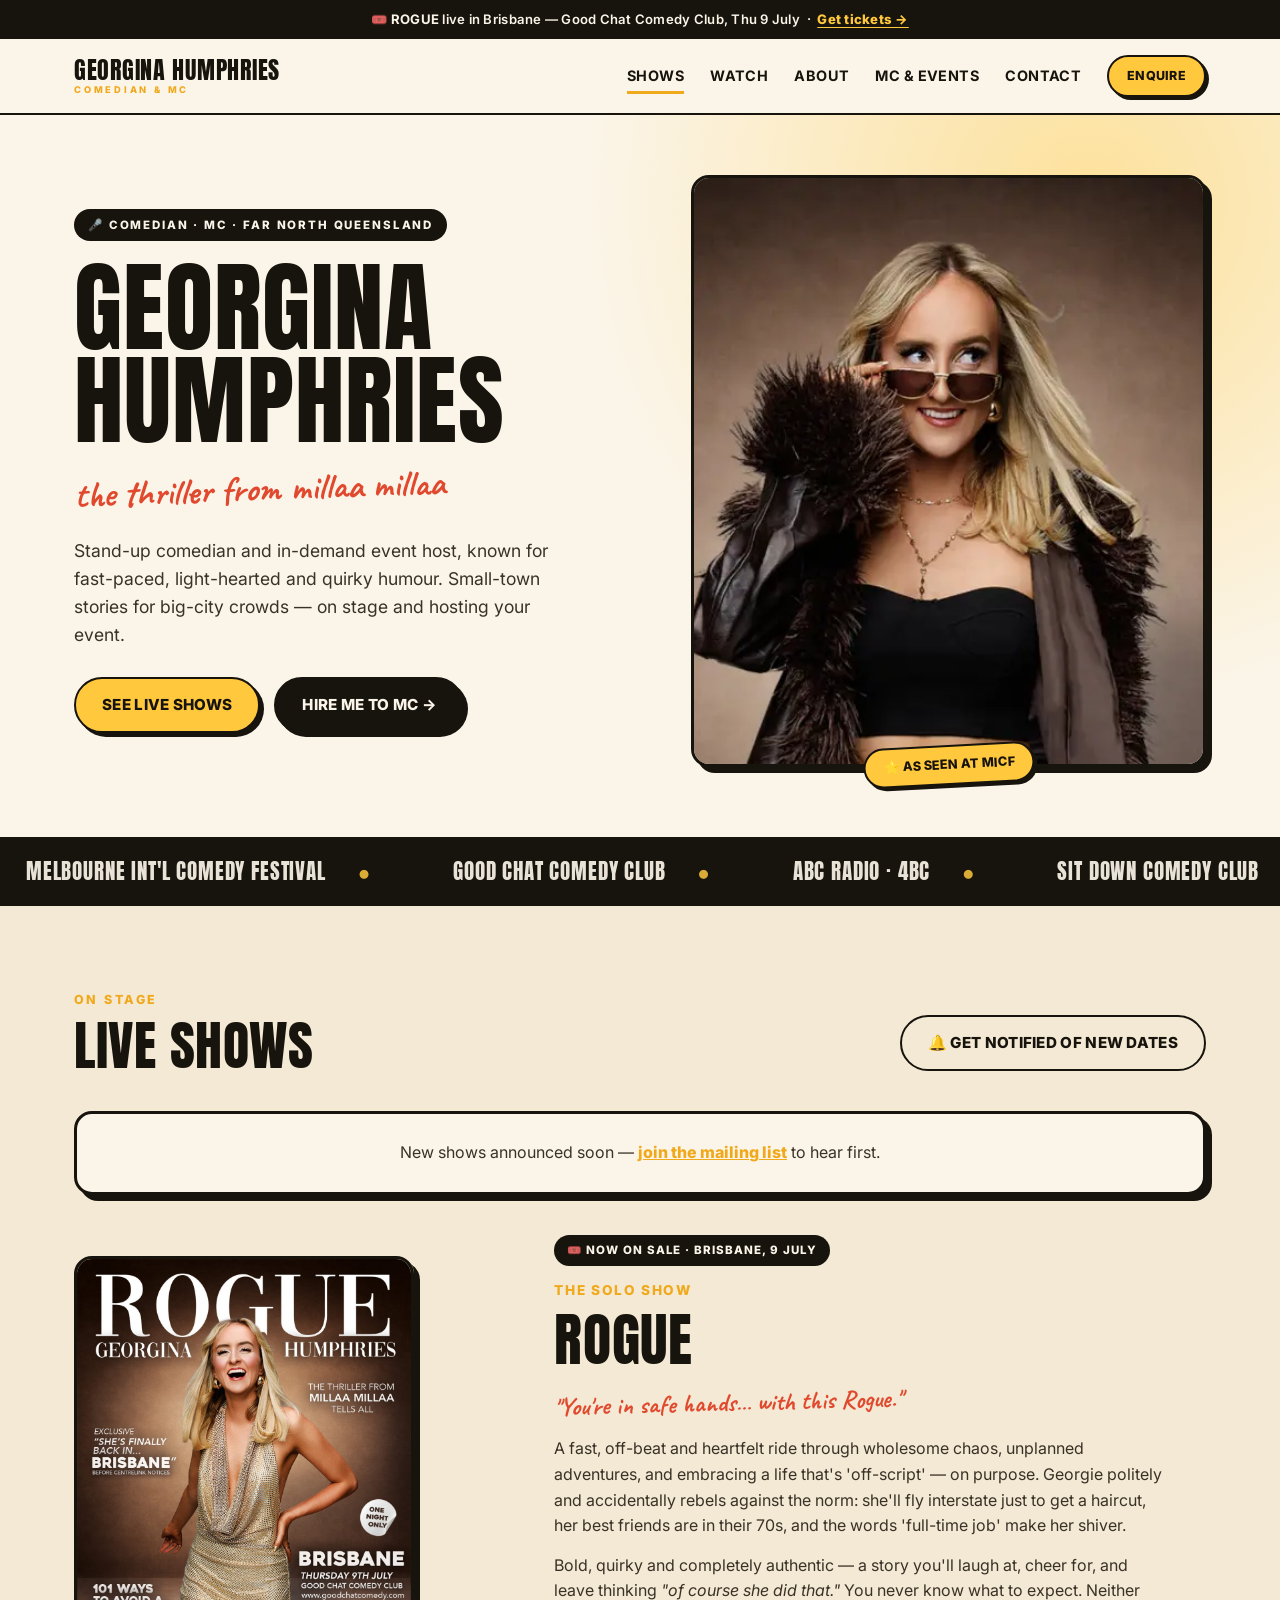
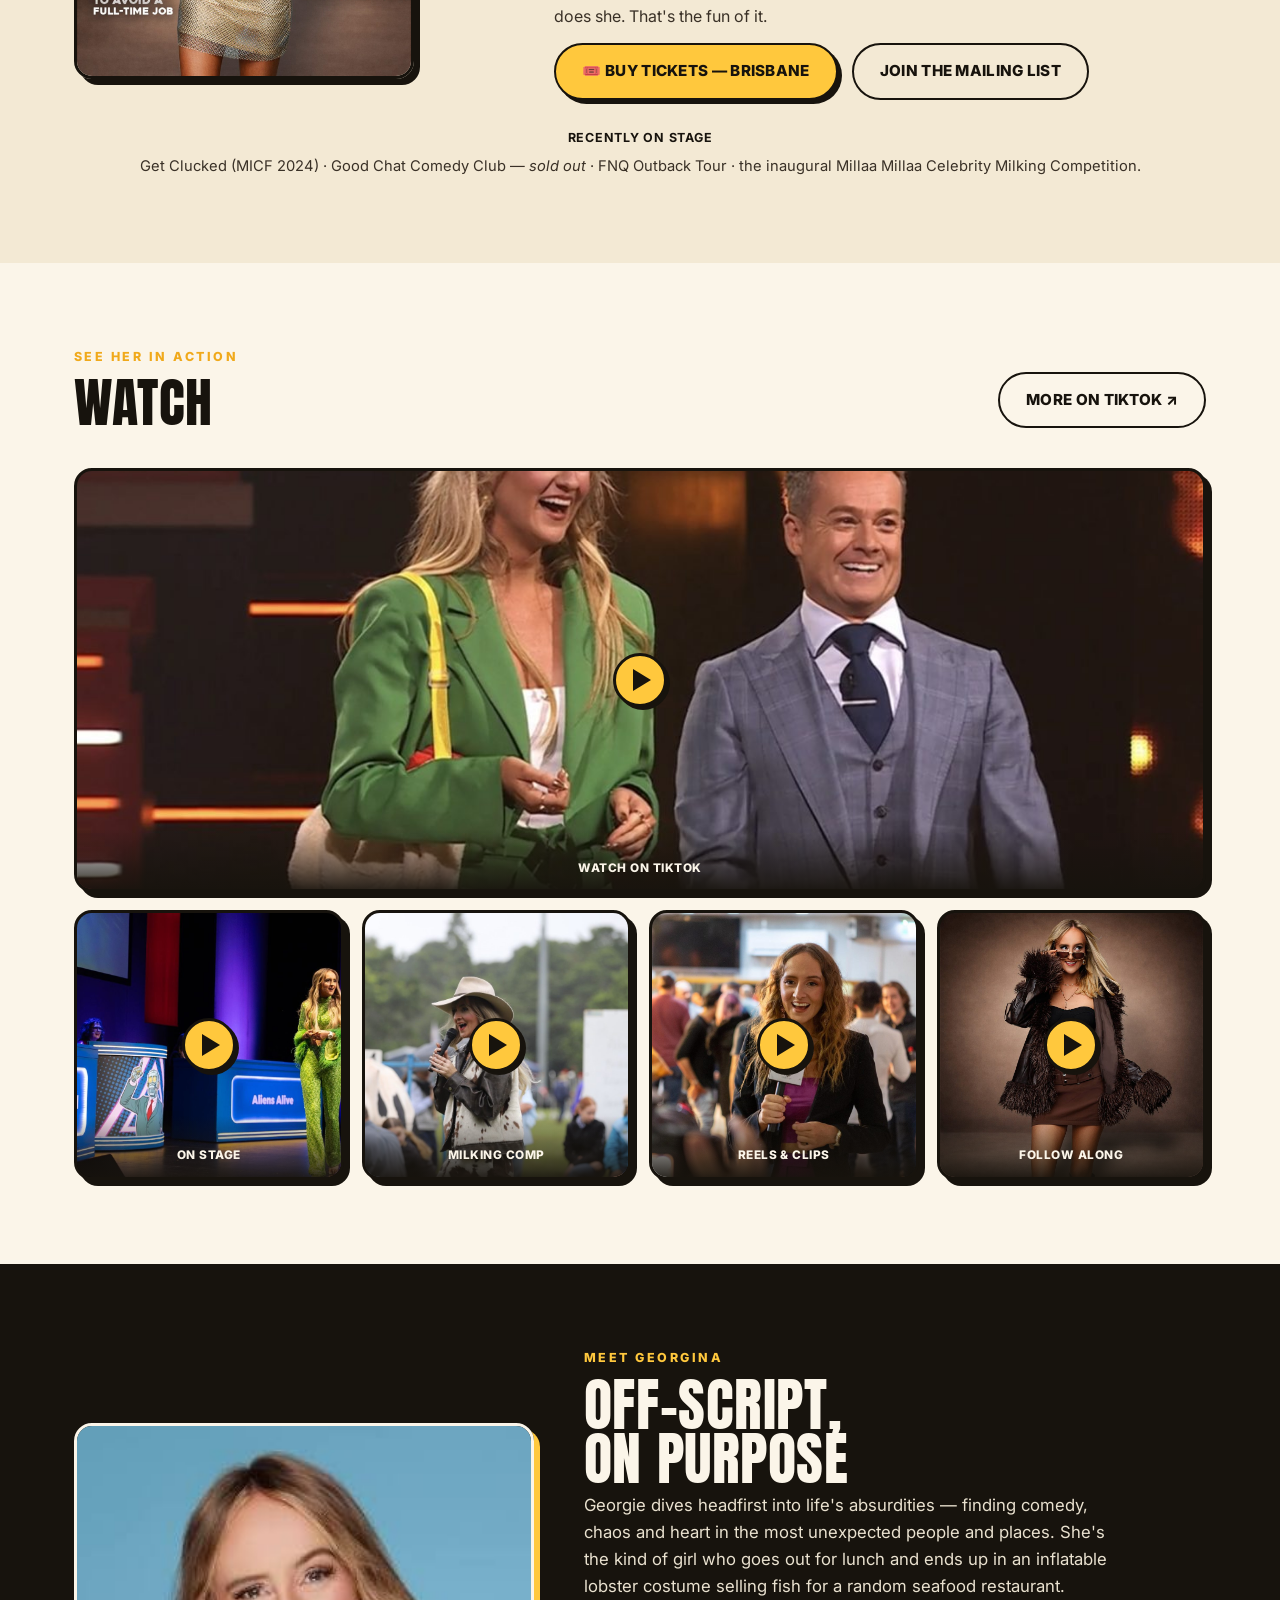
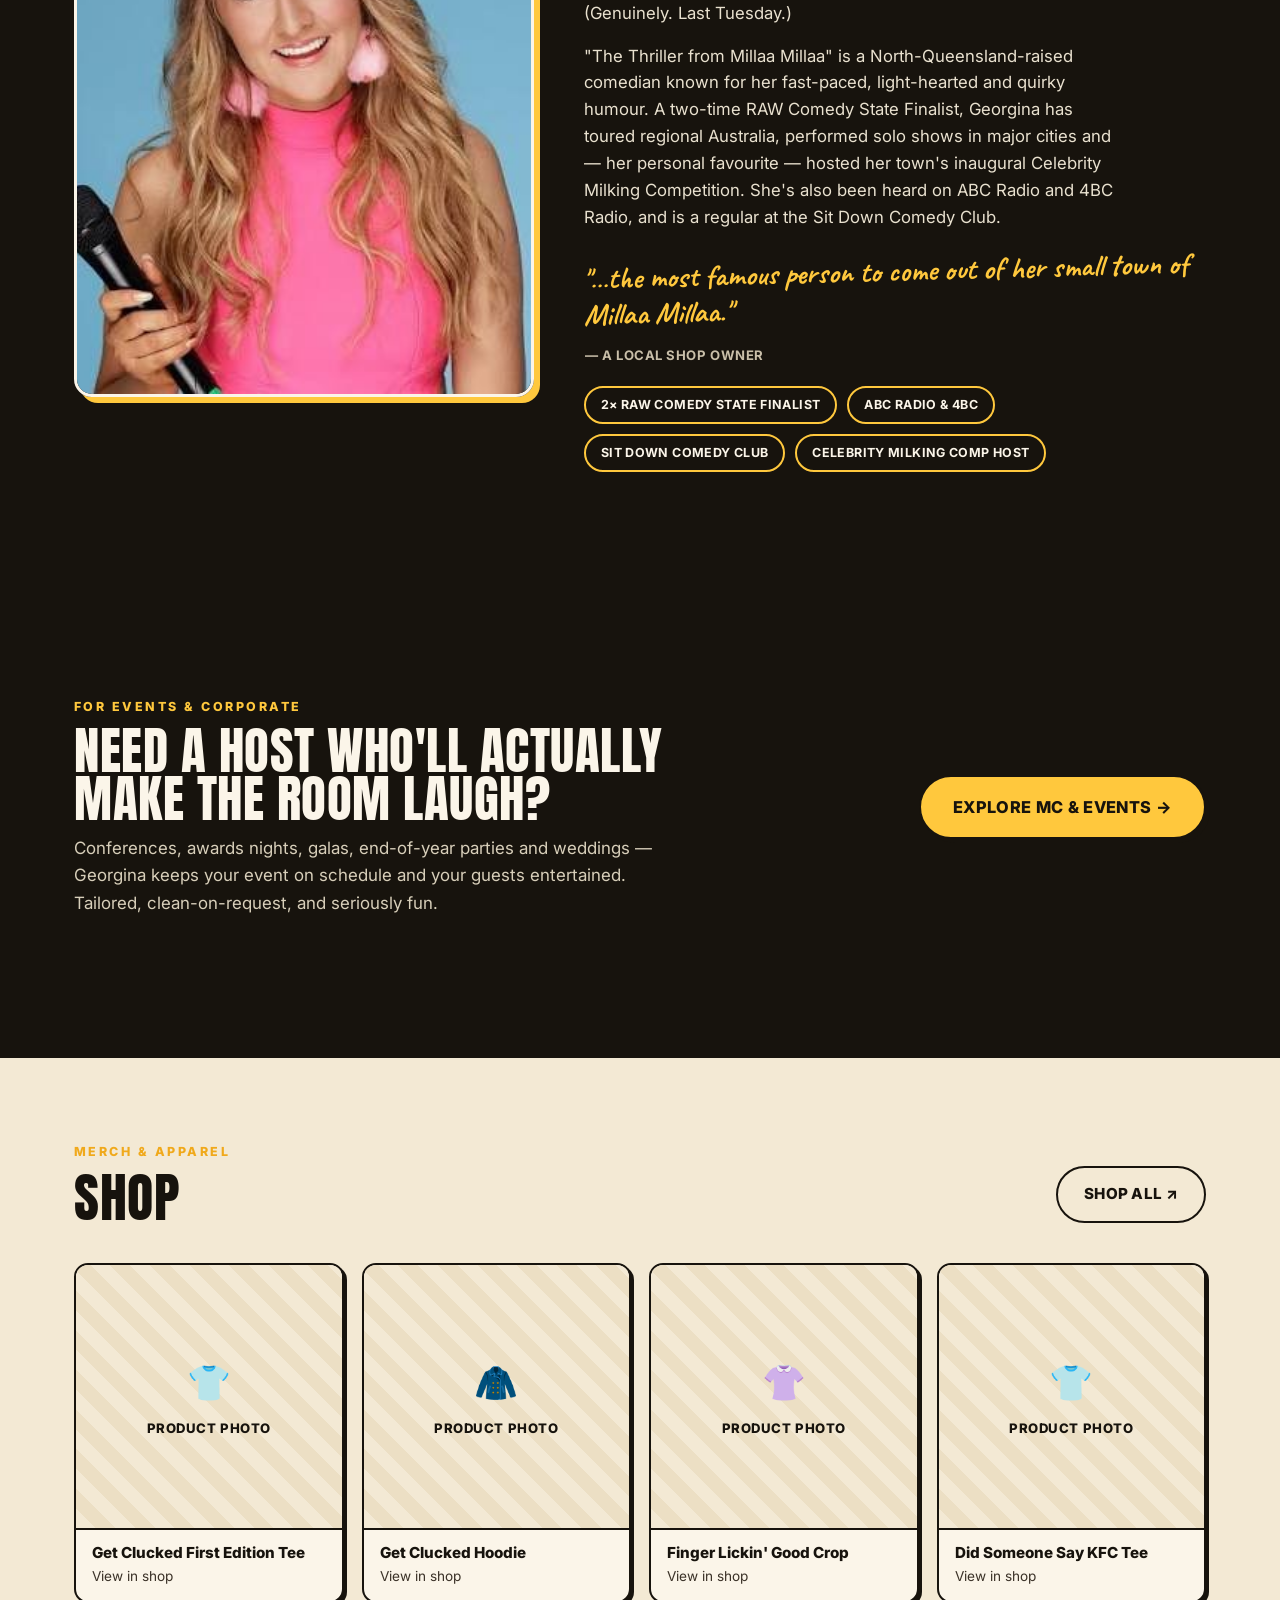
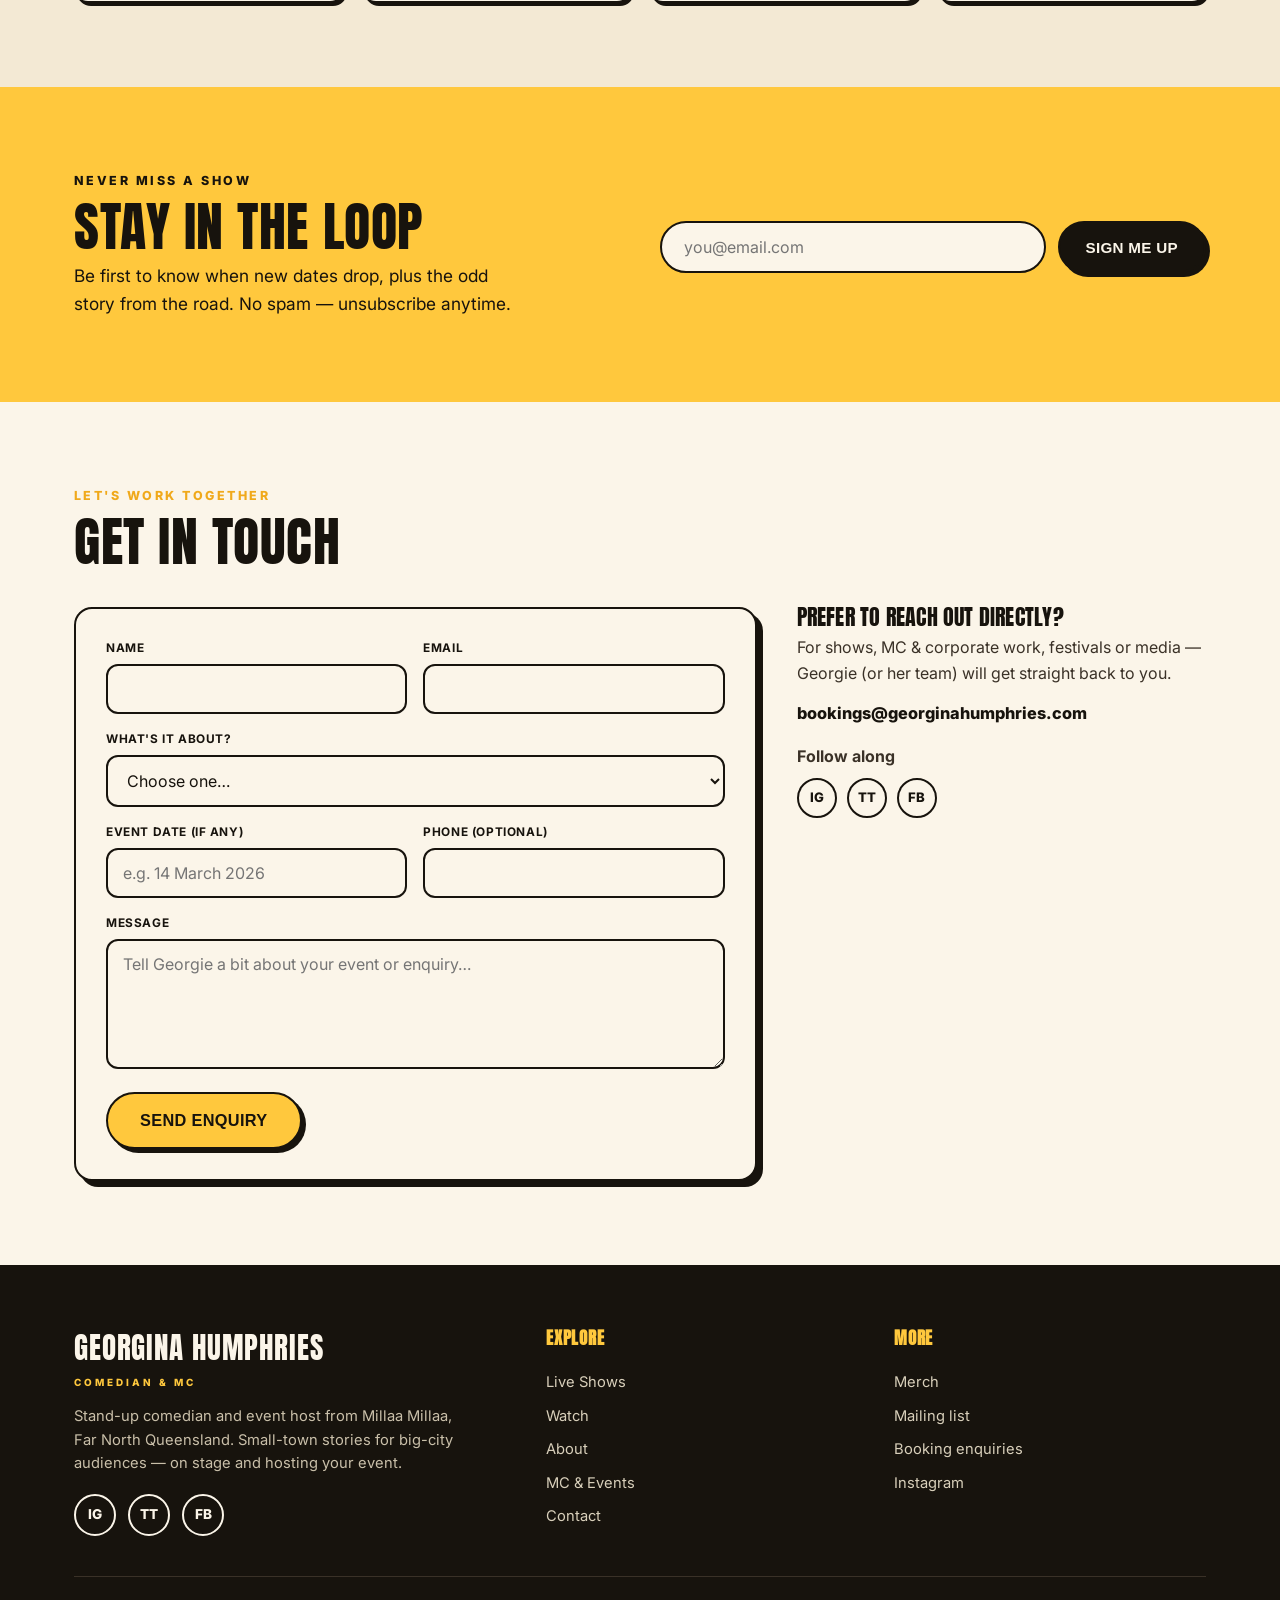
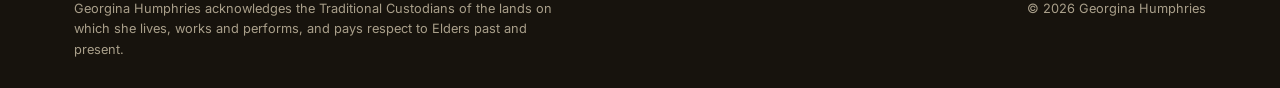
<file: index.html>
<!DOCTYPE html>
<html lang="en">
<head>
<meta charset="UTF-8" />
<meta name="viewport" content="width=device-width, initial-scale=1.0" />
<title>Georgina Humphries — Comedian &amp; MC | Brisbane &amp; Far North QLD</title>
<meta name="description" content="Georgina Humphries — stand-up comedian and event MC from Millaa Millaa, Far North Queensland. The Thriller from Millaa Millaa. Live shows, her solo show ROGUE, video, and hire-me-to-host enquiries." />
<meta property="og:title" content="Georgina Humphries — Comedian &amp; MC" />
<meta property="og:description" content="The Thriller from Millaa Millaa. Off-script, on purpose — on stage and hosting your event." />
<meta property="og:type" content="website" />
<link rel="preconnect" href="https://fonts.googleapis.com" />
<link rel="preconnect" href="https://fonts.gstatic.com" crossorigin />
<link href="https://fonts.googleapis.com/css2?family=Anton&family=Inter:wght@400;500;600;700;800&family=Caveat:wght@600;700&display=swap" rel="stylesheet" />
<link rel="stylesheet" href="style.css" />
</head>
<body>

<!-- ANNOUNCEMENT -->
<div class="topbar">
  🎟️ <strong>ROGUE</strong> live in Brisbane — Good Chat Comedy Club, Thu 9 July &nbsp;·&nbsp; <a href="https://www.eventbrite.com.au/e/georgina-humphries-rogue-tickets-1990457678498" target="_blank" rel="noopener">Get tickets →</a>
</div>

<!-- NAV -->
<header class="nav" id="nav">
  <div class="wrap nav-inner">
    <a href="index.html" class="brand" aria-label="Georgina Humphries home">
      <span class="bt-1">Georgina Humphries</span>
      <span class="bt-2">Comedian &amp; MC</span>
    </a>
    <nav class="nav-links" id="menu">
      <a class="link active" href="#shows">Shows</a>
      <a class="link" href="#watch">Watch</a>
      <a class="link" href="#about">About</a>
      <a class="link" href="mc.html">MC &amp; Events</a>
      <a class="link" href="#contact">Contact</a>
      <a class="btn sm" href="#contact">Enquire</a>
    </nav>
    <button class="burger" id="burger" aria-label="Menu"><span></span><span></span><span></span></button>
  </div>
</header>

<main id="top">

<!-- HERO -->
<section class="hero">
  <div class="wrap hero-grid">
    <div>
      <span class="eyebrow">🎤 Comedian · MC · Far North Queensland</span>
      <h1>Georgina<br>Humphries</h1>
      <div class="tag">the thriller from millaa millaa</div>
      <p class="lede">Stand-up comedian and in-demand event host, known for fast-paced, light-hearted and quirky humour. Small-town stories for big-city crowds — on stage and hosting your event.</p>
      <div class="hero-cta">
        <a class="btn" href="#shows">See live shows</a>
        <a class="btn alt" href="mc.html">Hire me to MC →</a>
      </div>
    </div>
    <div class="hero-photo tilt">
      <div class="hero-photo-frame">
        <img src="assets/hero-main.webp" alt="Georgina Humphries — comedian and MC" />
      </div>
      <div class="badge">⭐ As seen at MICF</div>
    </div>
  </div>
</section>

<!-- CREDENTIALS MARQUEE -->
<div class="marquee" aria-hidden="true">
  <div class="marquee-track">
    <span>Melbourne Int'l Comedy Festival <span class="dot">●</span></span>
    <span>Good Chat Comedy Club <span class="dot">●</span></span>
    <span>ABC Radio · 4BC <span class="dot">●</span></span>
    <span>Sit Down Comedy Club <span class="dot">●</span></span>
    <span>Triple J Class Clowns <span class="dot">●</span></span>
    <span>2× RAW State Finalist <span class="dot">●</span></span>
    <span>Melbourne Int'l Comedy Festival <span class="dot">●</span></span>
    <span>Good Chat Comedy Club <span class="dot">●</span></span>
    <span>ABC Radio · 4BC <span class="dot">●</span></span>
    <span>Sit Down Comedy Club <span class="dot">●</span></span>
    <span>Triple J Class Clowns <span class="dot">●</span></span>
    <span>2× RAW State Finalist <span class="dot">●</span></span>
  </div>
</div>

<!-- SHOWS -->
<section id="shows">
  <div class="wrap">
    <div class="sec-head">
      <div>
        <div class="kicker">On stage</div>
        <h2>Live Shows</h2>
      </div>
      <a class="btn ghost" href="#flock">🔔 Get notified of new dates</a>
    </div>

    <!-- TOUR DATES (rendered from data/events.json — this is what Georgie edits in the admin panel) -->
    <div class="tour" id="tour-dates"></div>

    <div class="feature">
      <div class="poster-photo tilt">
        <img src="assets/rogue-brisbane.jpg" alt="Rogue — a solo show by Georgina Humphries, Brisbane" />
      </div>
      <div>
        <span class="soon">🎟️ Now on sale · Brisbane, 9 July</span>
        <div class="sub">The Solo Show</div>
        <h3>Rogue</h3>
        <blockquote>"You're in safe hands… with this Rogue."</blockquote>
        <p>A fast, off-beat and heartfelt ride through wholesome chaos, unplanned adventures, and embracing a life that's 'off-script' — on purpose. Georgie politely and accidentally rebels against the norm: she'll fly interstate just to get a haircut, her best friends are in their 70s, and the words 'full-time job' make her shiver.</p>
        <p>Bold, quirky and completely authentic — a story you'll laugh at, cheer for, and leave thinking <em>"of course she did that."</em> You never know what to expect. Neither does she. That's the fun of it.</p>
        <div class="cta">
          <a class="btn" href="https://www.eventbrite.com.au/e/georgina-humphries-rogue-tickets-1990457678498" target="_blank" rel="noopener">🎟️ Buy tickets — Brisbane</a>
          <a class="btn ghost" href="#flock">Join the mailing list</a>
        </div>
      </div>
    </div>

    <div class="past-shows">
      <strong>Recently on stage</strong>
      <p style="margin-top:6px">Get Clucked (MICF 2024) · Good Chat Comedy Club — <em>sold out</em> · FNQ Outback Tour · the inaugural Millaa Millaa Celebrity Milking Competition.</p>
    </div>
  </div>
</section>

<!-- WATCH -->
<section id="watch">
  <div class="wrap">
    <div class="sec-head">
      <div>
        <div class="kicker">See her in action</div>
        <h2>Watch</h2>
      </div>
      <a class="btn ghost" href="https://www.tiktok.com/@georginaschickens" target="_blank" rel="noopener">More on TikTok ↗</a>
    </div>
    <div class="video-grid">
      <a class="ph big vid" href="https://www.tiktok.com/@georginaschickens" target="_blank" rel="noopener">
        <img src="assets/grant-georgie.jpg" alt="Georgina Humphries on screen with Grant Denyer" />
        <span class="play"></span>
        <span class="vid-lab">Watch on TikTok</span>
      </a>
      <a class="ph sm vid" href="https://www.instagram.com/georginahumphries/" target="_blank" rel="noopener"><img src="assets/mc-hosting.jpg" alt="Georgina hosting live on stage" loading="lazy" /><span class="play"></span><span class="vid-lab">On stage</span></a>
      <a class="ph sm vid" href="https://www.instagram.com/georginahumphries/" target="_blank" rel="noopener"><img src="assets/milking-comp.jpg" alt="Georgina at the Celebrity Milking Competition" loading="lazy" /><span class="play"></span><span class="vid-lab">Milking Comp</span></a>
      <a class="ph sm vid" href="https://www.tiktok.com/@georginaschickens" target="_blank" rel="noopener"><img src="assets/georgie-roving.jpg" alt="Georgina with a microphone at an event" loading="lazy" /><span class="play"></span><span class="vid-lab">Reels &amp; clips</span></a>
      <a class="ph sm vid" href="https://www.instagram.com/georginahumphries/" target="_blank" rel="noopener"><img src="assets/georgie-2026.jpg" alt="Georgina Humphries 2026 promo" loading="lazy" /><span class="play"></span><span class="vid-lab">Follow along</span></a>
    </div>
  </div>
</section>

<!-- ABOUT -->
<section id="about">
  <div class="wrap about-grid">
    <div class="about-photo">
      <img src="assets/hero-georgie.jpg" alt="Georgina Humphries with microphone" />
    </div>
    <div>
      <div class="kicker">Meet Georgina</div>
      <h2>Off-script,<br>on purpose</h2>
      <div class="bio">
        <p>Georgie dives headfirst into life's absurdities — finding comedy, chaos and heart in the most unexpected people and places. She's the kind of girl who goes out for lunch and ends up in an inflatable lobster costume selling fish for a random seafood restaurant. (Genuinely. Last Tuesday.)</p>
        <p>"The Thriller from Millaa Millaa" is a North-Queensland-raised comedian known for her fast-paced, light-hearted and quirky humour. A two-time RAW Comedy State Finalist, Georgina has toured regional Australia, performed solo shows in major cities and — her personal favourite — hosted her town's inaugural Celebrity Milking Competition. She's also been heard on ABC Radio and 4BC Radio, and is a regular at the Sit Down Comedy Club.</p>
        <div class="pullquote">"…the most famous person to come out of her small town of Millaa Millaa."<br><span style="font-family:'Inter';font-weight:700;font-size:.82rem;letter-spacing:.04em;text-transform:uppercase;color:#c9bfa9;display:inline-block;margin-top:6px;transform:rotate(1.5deg)">— a local shop owner</span></div>
      </div>
      <div class="creds">
        <span class="chip">2× RAW Comedy State Finalist</span>
        <span class="chip">ABC Radio &amp; 4BC</span>
        <span class="chip">Sit Down Comedy Club</span>
        <span class="chip">Celebrity Milking Comp host</span>
      </div>
    </div>
  </div>
</section>

<!-- MC TEASER BAND -->
<section class="mc-band">
  <div class="wrap">
    <div>
      <div class="kicker">For events &amp; corporate</div>
      <h2>Need a host who'll actually<br>make the room laugh?</h2>
      <p>Conferences, awards nights, galas, end-of-year parties and weddings — Georgina keeps your event on schedule and your guests entertained. Tailored, clean-on-request, and seriously fun.</p>
    </div>
    <div>
      <a class="btn lg" href="mc.html">Explore MC &amp; events →</a>
    </div>
  </div>
</section>

<!-- MERCH -->
<section id="merch">
  <div class="wrap">
    <div class="sec-head">
      <div>
        <div class="kicker">Merch &amp; apparel</div>
        <h2>Shop</h2>
      </div>
      <a class="btn ghost" href="#">Shop all ↗</a>
    </div>
    <div class="merch-grid">
      <div class="merch-card"><div class="ph"><div class="ph-icon">👕</div><div class="ph-lab">Product photo</div></div><div class="body"><div class="name">Get Clucked First Edition Tee</div><div class="price">View in shop</div></div></div>
      <div class="merch-card"><div class="ph"><div class="ph-icon">🧥</div><div class="ph-lab">Product photo</div></div><div class="body"><div class="name">Get Clucked Hoodie</div><div class="price">View in shop</div></div></div>
      <div class="merch-card"><div class="ph"><div class="ph-icon">👚</div><div class="ph-lab">Product photo</div></div><div class="body"><div class="name">Finger Lickin' Good Crop</div><div class="price">View in shop</div></div></div>
      <div class="merch-card"><div class="ph"><div class="ph-icon">👕</div><div class="ph-lab">Product photo</div></div><div class="body"><div class="name">Did Someone Say KFC Tee</div><div class="price">View in shop</div></div></div>
    </div>
  </div>
</section>

<!-- MAILING LIST -->
<section id="flock">
  <div class="wrap flock-inner">
    <div>
      <div class="kicker" style="color:var(--ink)">Never miss a show</div>
      <h2>Stay in the Loop</h2>
      <p>Be first to know when new dates drop, plus the odd story from the road. No spam — unsubscribe anytime.</p>
    </div>
    <form class="signup" name="newsletter" method="POST" data-netlify="true" netlify-honeypot="bot-field" onsubmit="handleNewsletter(event)">
      <input type="hidden" name="form-name" value="newsletter" />
      <p hidden><label>Don't fill this out: <input name="bot-field" /></label></p>
      <input type="email" name="email" placeholder="you@email.com" aria-label="Email address" required />
      <button class="btn alt" type="submit">Sign me up</button>
    </form>
  </div>
</section>

<!-- CONTACT / ENQUIRY -->
<section id="contact">
  <div class="wrap">
    <div class="sec-head">
      <div>
        <div class="kicker">Let's work together</div>
        <h2>Get in touch</h2>
      </div>
    </div>
    <div class="contact-grid">
      <div class="form-card">
        <form name="enquiry" method="POST" data-netlify="true" netlify-honeypot="bot-field" class="enquiry" onsubmit="handleEnquiry(event)">
          <input type="hidden" name="form-name" value="enquiry" />
          <p hidden><label>Don't fill this out: <input name="bot-field" /></label></p>
          <div><label for="n">Name</label><input id="n" type="text" name="name" required /></div>
          <div><label for="e">Email</label><input id="e" type="email" name="email" required /></div>
          <div class="full"><label for="t">What's it about?</label>
            <select id="t" name="enquiry_type" required>
              <option value="" disabled selected>Choose one…</option>
              <option>Live show booking</option>
              <option>MC / corporate event</option>
              <option>Festival / club</option>
              <option>Media &amp; press</option>
              <option>Something else</option>
            </select>
          </div>
          <div><label for="d">Event date (if any)</label><input id="d" type="text" name="event_date" placeholder="e.g. 14 March 2026" /></div>
          <div><label for="p">Phone (optional)</label><input id="p" type="tel" name="phone" /></div>
          <div class="full"><label for="m">Message</label><textarea id="m" name="message" placeholder="Tell Georgie a bit about your event or enquiry…" required></textarea></div>
          <div class="full"><button class="btn lg" type="submit">Send enquiry</button></div>
        </form>
      </div>
      <div class="contact-aside">
        <h3>Prefer to reach out directly?</h3>
        <p>For shows, MC &amp; corporate work, festivals or media — Georgie (or her team) will get straight back to you.</p>
        <span class="email">bookings@georginahumphries.com</span>
        <p style="margin-bottom:8px"><strong>Follow along</strong></p>
        <div class="mini-social">
          <a href="https://www.instagram.com/georginahumphries/" target="_blank" rel="noopener" title="Instagram">IG</a>
          <a href="https://www.tiktok.com/@georginaschickens" target="_blank" rel="noopener" title="TikTok">TT</a>
          <a href="https://www.facebook.com/georginahumphriescomedian" target="_blank" rel="noopener" title="Facebook">FB</a>
        </div>
      </div>
    </div>
  </div>
</section>

</main>

<!-- FOOTER -->
<footer>
  <div class="wrap">
    <div class="foot-top">
      <div>
        <div class="foot-brand">
          <div class="fb-1">Georgina Humphries</div>
          <div class="fb-2">Comedian &amp; MC</div>
        </div>
        <p class="fdesc">Stand-up comedian and event host from Millaa Millaa, Far North Queensland. Small-town stories for big-city audiences — on stage and hosting your event.</p>
        <div class="socials">
          <a href="https://www.instagram.com/georginahumphries/" target="_blank" rel="noopener" aria-label="Instagram" title="Instagram">IG</a>
          <a href="https://www.tiktok.com/@georginaschickens" target="_blank" rel="noopener" aria-label="TikTok" title="TikTok">TT</a>
          <a href="https://www.facebook.com/georginahumphriescomedian" target="_blank" rel="noopener" aria-label="Facebook" title="Facebook">FB</a>
        </div>
      </div>
      <div class="foot-col">
        <h4>Explore</h4>
        <a href="#shows">Live Shows</a>
        <a href="#watch">Watch</a>
        <a href="#about">About</a>
        <a href="mc.html">MC &amp; Events</a>
        <a href="#contact">Contact</a>
      </div>
      <div class="foot-col">
        <h4>More</h4>
        <a href="#merch">Merch</a>
        <a href="#flock">Mailing list</a>
        <a href="#contact">Booking enquiries</a>
        <a href="https://www.instagram.com/georginahumphries/" target="_blank" rel="noopener">Instagram</a>
      </div>
    </div>
    <div class="foot-bottom">
      <div class="acknow">Georgina Humphries acknowledges the Traditional Custodians of the lands on which she lives, works and performs, and pays respect to Elders past and present.</div>
      <div>© <span id="yr"></span> Georgina Humphries</div>
    </div>
  </div>
</footer>

<script>
  const nav=document.getElementById("nav");
  addEventListener("scroll",()=>nav.classList.toggle("scrolled",scrollY>10));
  const burger=document.getElementById("burger"),menu=document.getElementById("menu");
  burger.addEventListener("click",()=>menu.classList.toggle("open"));
  menu.querySelectorAll("a").forEach(a=>a.addEventListener("click",()=>menu.classList.remove("open")));
  document.getElementById("yr").textContent=new Date().getFullYear();

  // Render tour dates from data/events.json (the part Georgie edits in the admin panel)
  (function(){
    var el=document.getElementById('tour-dates'); if(!el) return;
    var months=['Jan','Feb','Mar','Apr','May','Jun','Jul','Aug','Sep','Oct','Nov','Dec'];
    var empty='<div class="tour-empty">New shows announced soon — <a href="#flock">join the mailing list</a> to hear first.</div>';
    fetch('data/events.json',{cache:'no-store'}).then(function(r){return r.json();}).then(function(j){
      var data=(j&&j.shows)?j.shows:[];
      var today=new Date(); today.setHours(0,0,0,0);
      var up=data.filter(function(e){return e&&e.date&&new Date(e.date+'T00:00:00')>=today;})
                 .sort(function(a,b){return new Date(a.date)-new Date(b.date);});
      if(!up.length){el.innerHTML=empty;return;}
      el.innerHTML=up.map(function(e){
        var d=new Date(e.date+'T00:00:00');
        var tix=e.tickets?('<a class="btn sm tix" href="'+e.tickets+'" target="_blank" rel="noopener">Tickets</a>'):'';
        if(e.status&&/sold/i.test(e.status)) tix='<span class="tix soldout">Sold out</span>';
        return '<div class="tour-row">'
          +'<div class="date"><span class="d">'+d.getDate()+'</span><span class="m">'+months[d.getMonth()]+'</span><span class="y">'+d.getFullYear()+'</span></div>'
          +'<div class="meta"><div class="show">'+e.title+(e.time?' · '+e.time:'')+'</div>'
          +'<div class="venue">'+[e.venue,e.city].filter(Boolean).join(', ')+'</div></div>'
          +tix+'</div>';
      }).join('');
    }).catch(function(){el.innerHTML=empty;});
  })();

  function postForm(form){
    const data=new URLSearchParams(new FormData(form)).toString();
    return fetch("/",{method:"POST",headers:{"Content-Type":"application/x-www-form-urlencoded"},body:data});
  }
  function handleEnquiry(e){
    e.preventDefault();const form=e.target;
    postForm(form).finally(()=>{form.parentElement.innerHTML='<div class="form-ok">🎉 Thanks — your enquiry is on its way.<br>Georgie will be in touch soon.</div>';});
  }
  function handleNewsletter(e){
    e.preventDefault();const form=e.target;
    postForm(form).finally(()=>{form.innerHTML='<div class="form-ok" style="width:100%">🎉 You are on the list — see you at a show soon.</div>';});
  }
</script>
</body>
</html>
</file>
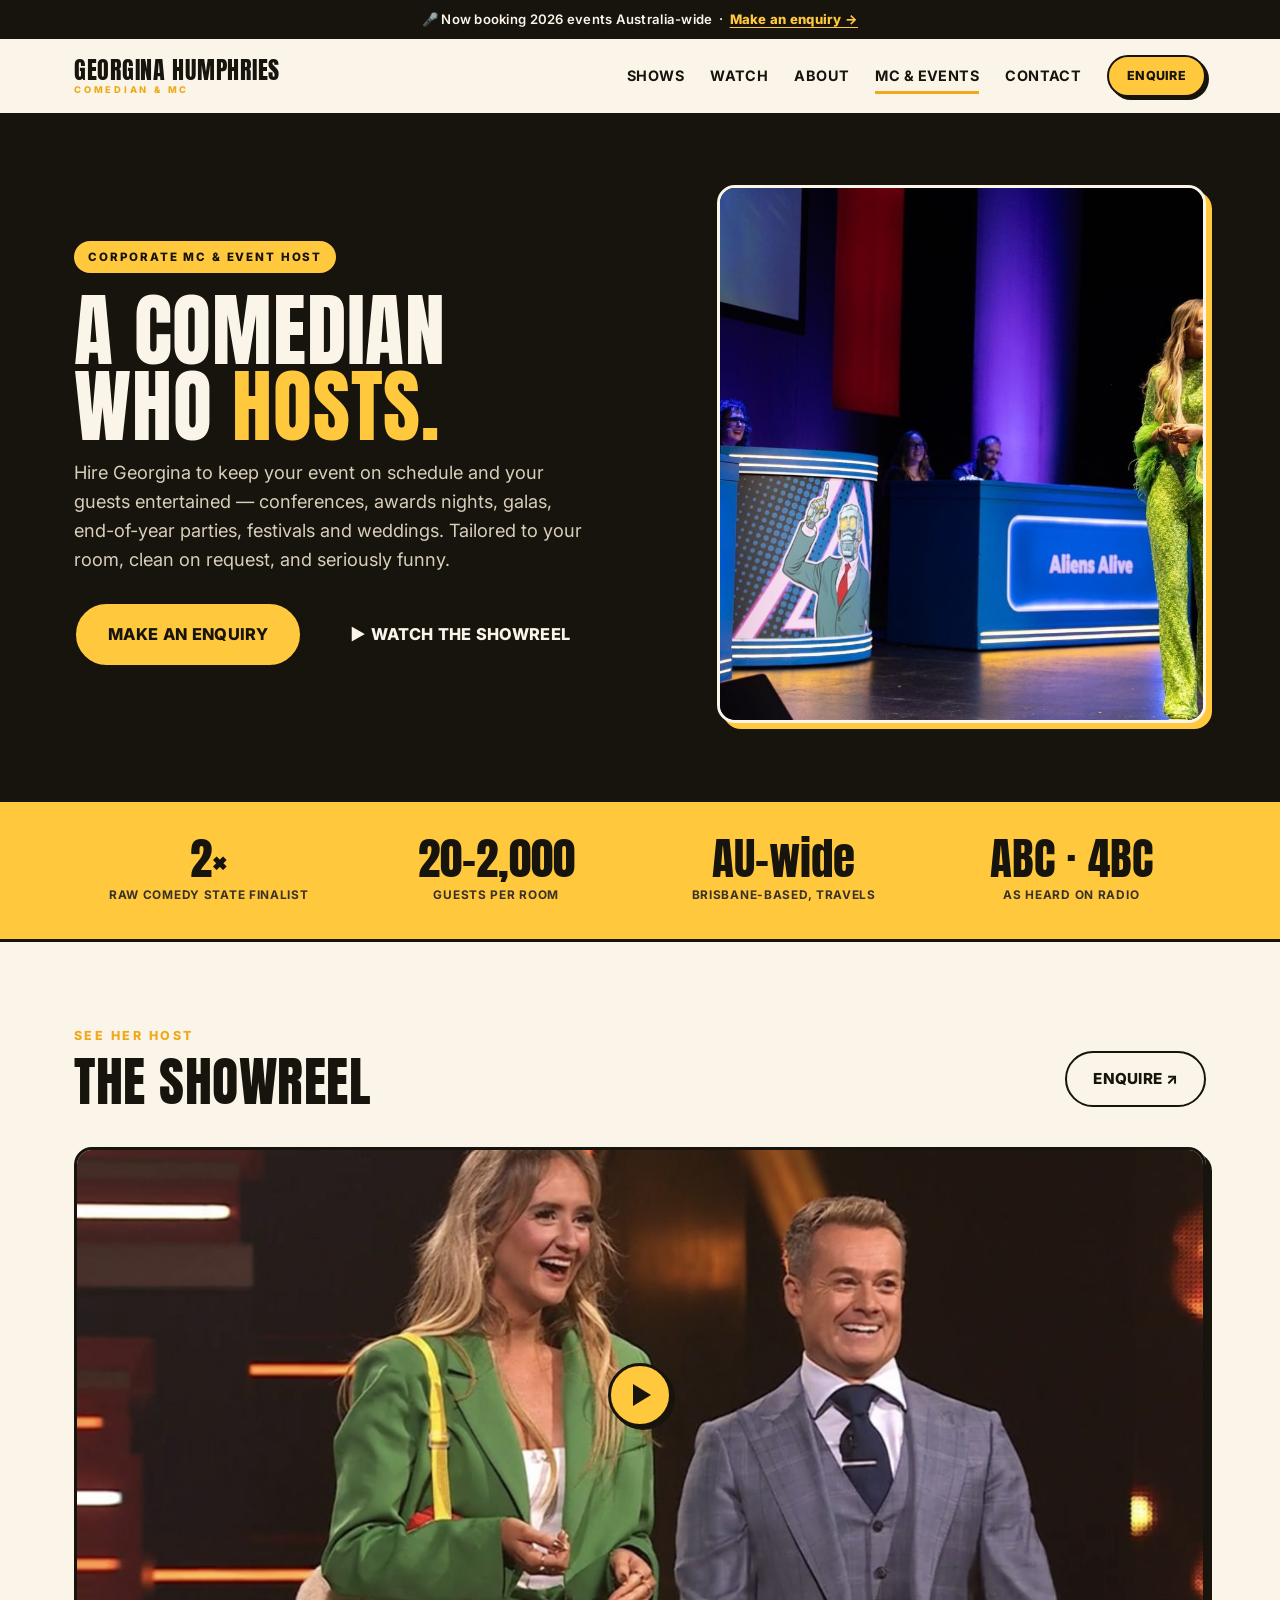
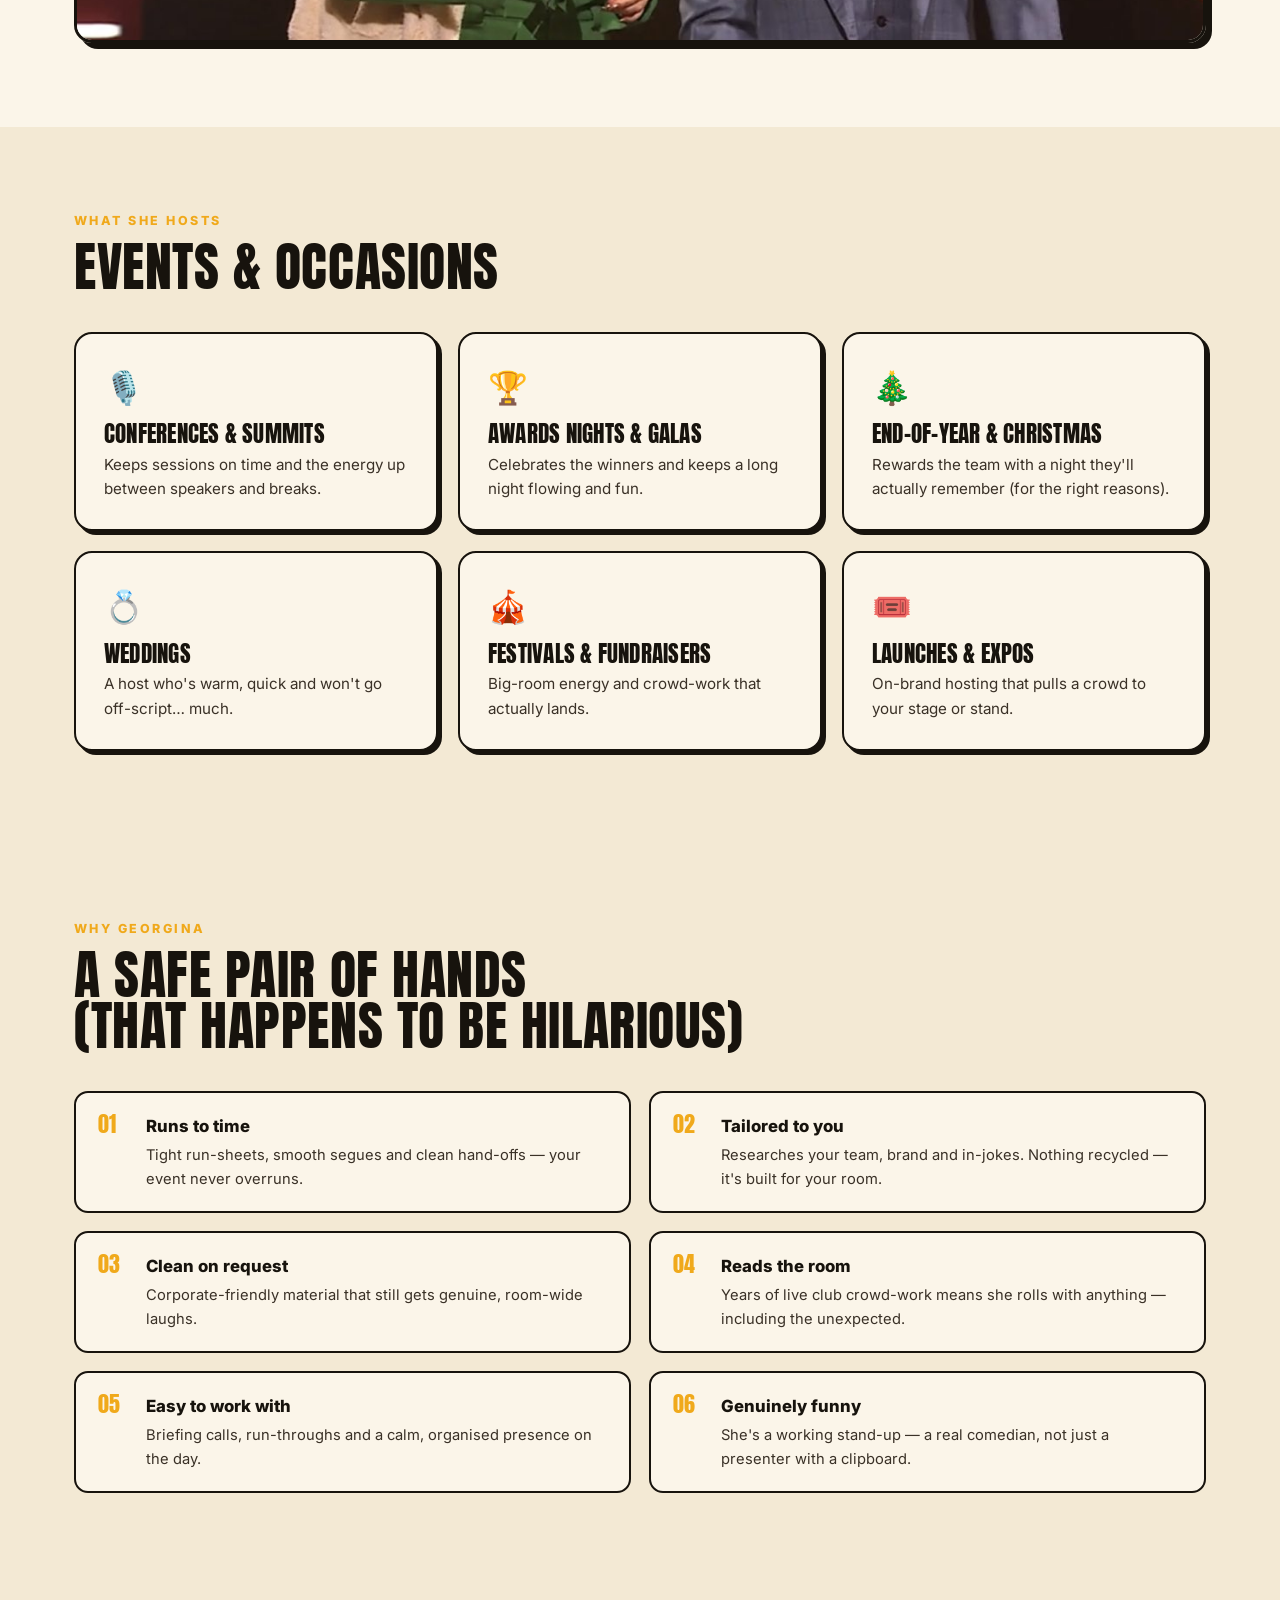
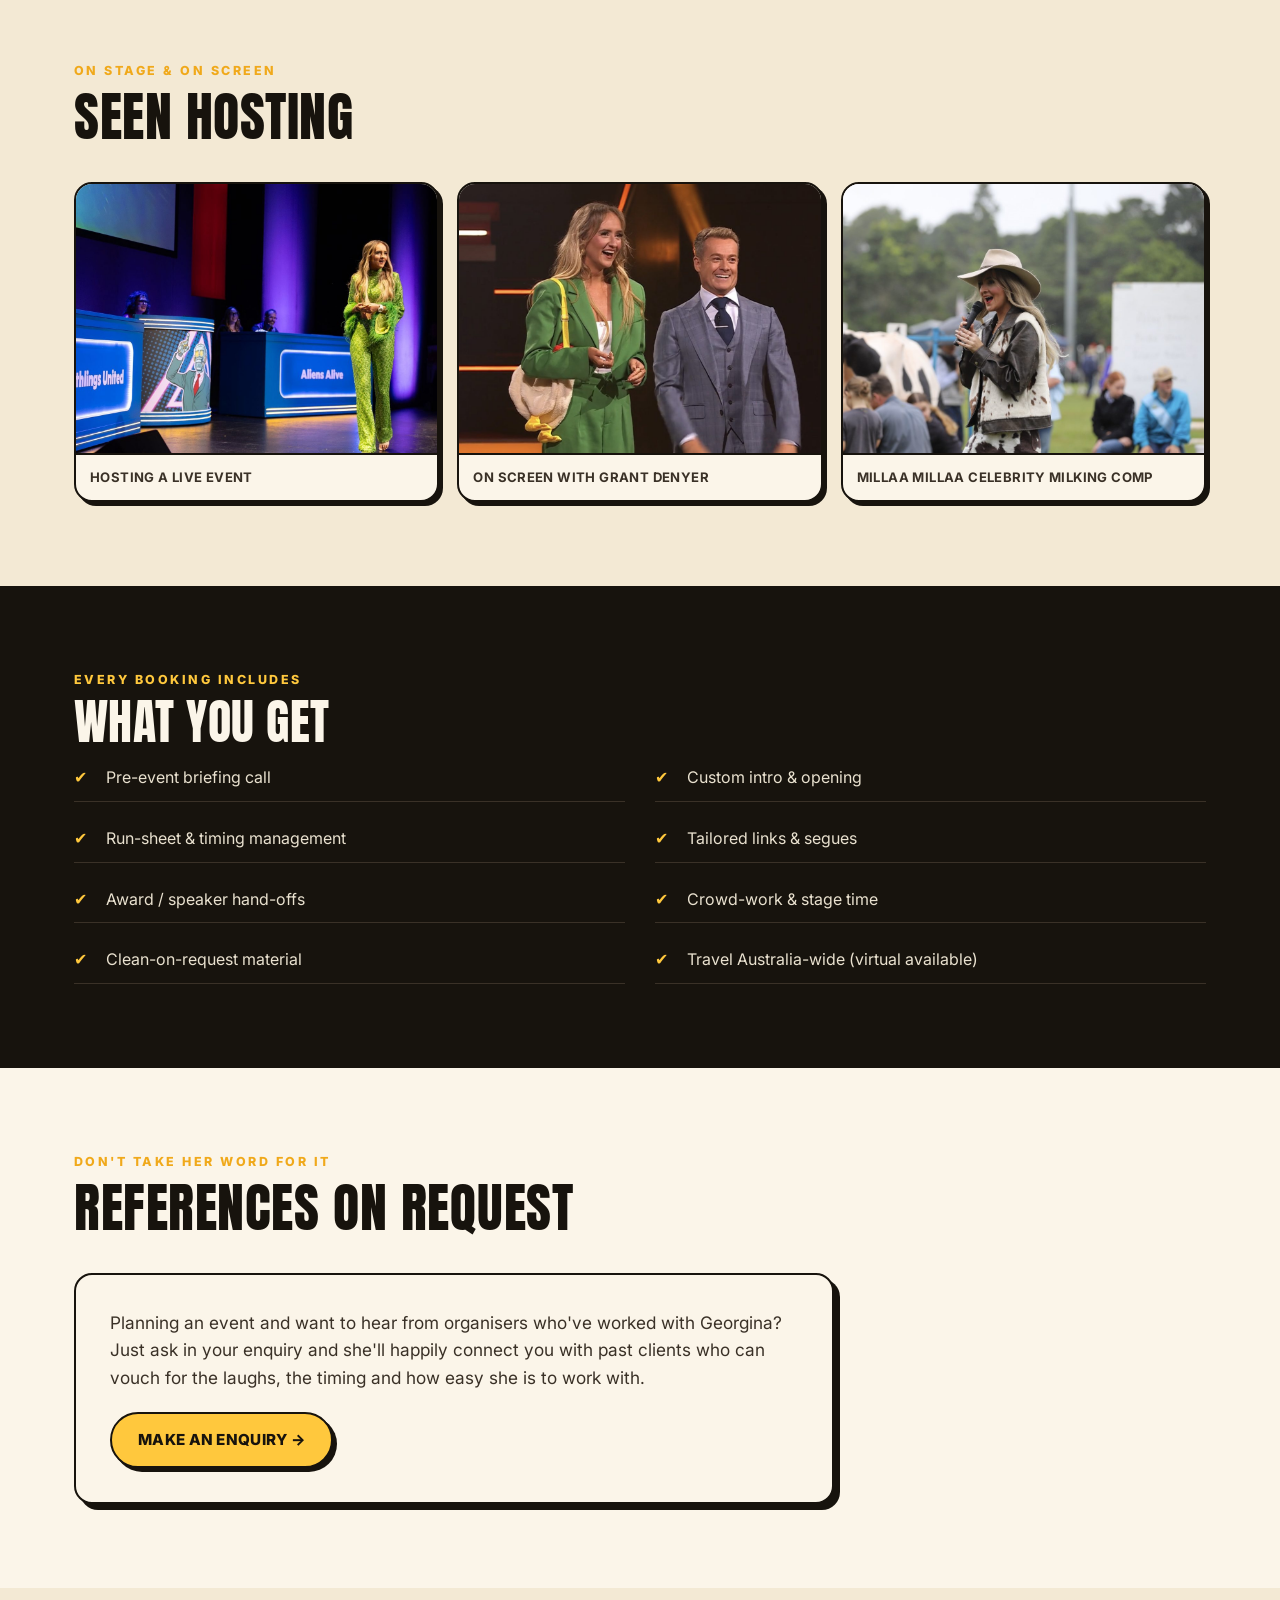
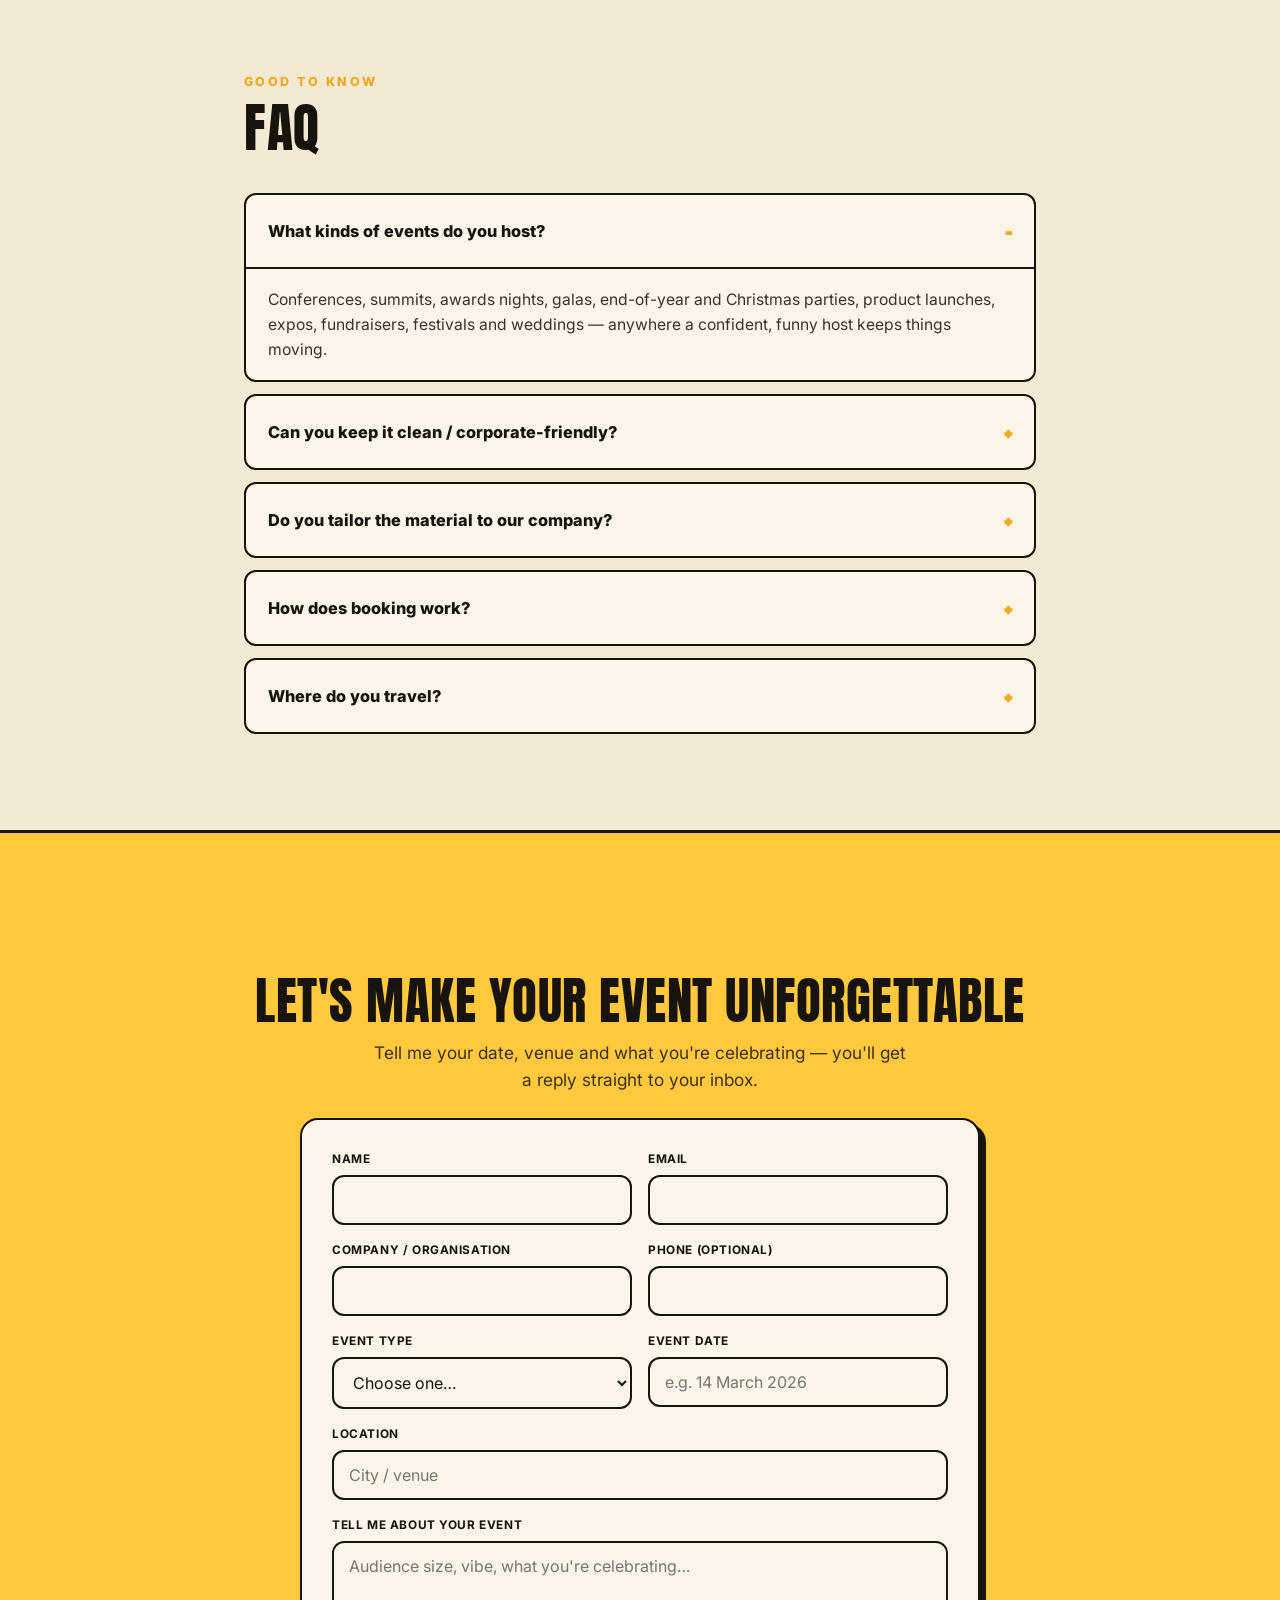
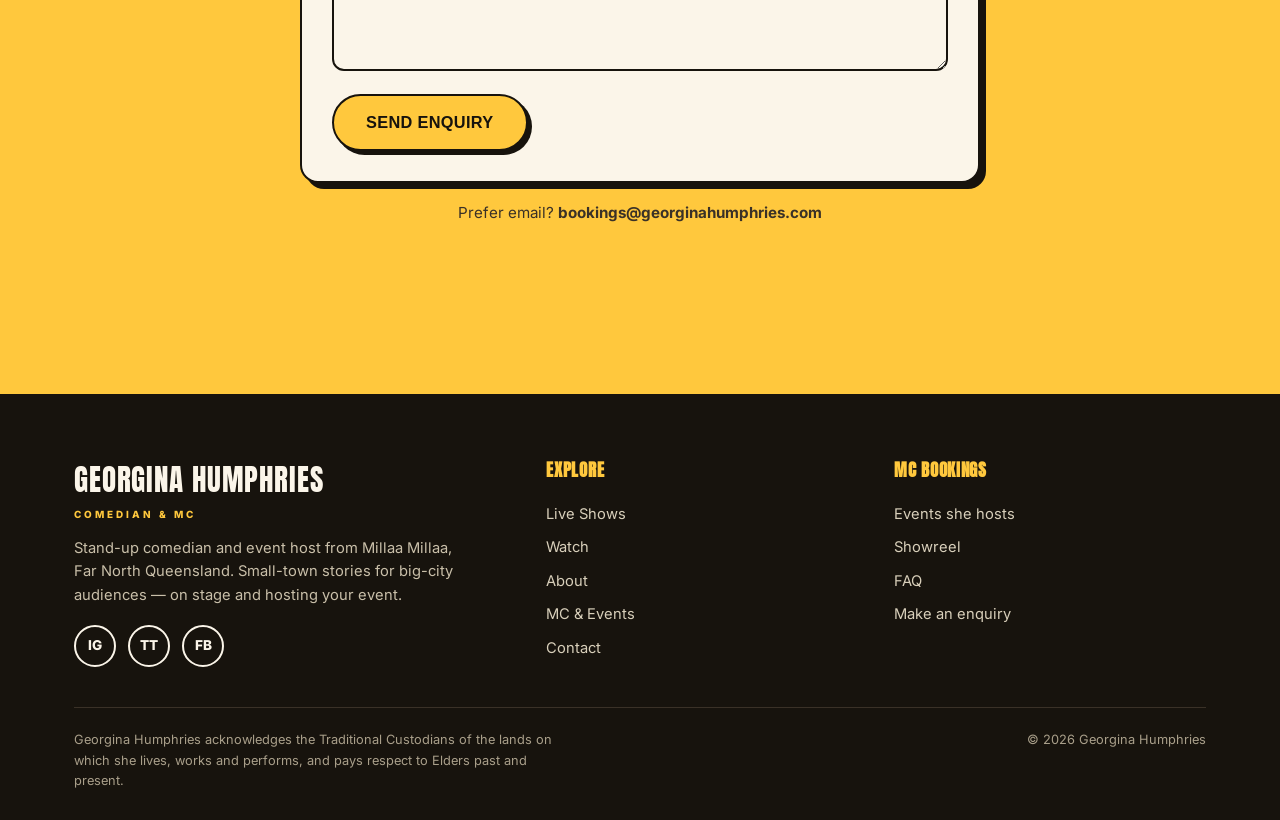
<file: mc.html>
<!DOCTYPE html>
<html lang="en">
<head>
<meta charset="UTF-8" />
<meta name="viewport" content="width=device-width, initial-scale=1.0" />
<title>Hire Georgina Humphries to MC | Corporate &amp; Event Host</title>
<meta name="description" content="Hire Georgina Humphries as your event MC and host — conferences, awards nights, galas, end-of-year parties, weddings and festivals. Funny, tailored, on-time and clean-on-request." />
<meta property="og:title" content="Hire Georgina Humphries to MC your event" />
<meta property="og:description" content="A comedian who hosts — keeps your event on schedule and your guests entertained." />
<meta property="og:type" content="website" />
<link rel="preconnect" href="https://fonts.googleapis.com" />
<link rel="preconnect" href="https://fonts.gstatic.com" crossorigin />
<link href="https://fonts.googleapis.com/css2?family=Anton&family=Inter:wght@400;500;600;700;800&family=Caveat:wght@600;700&display=swap" rel="stylesheet" />
<link rel="stylesheet" href="style.css" />
</head>
<body>

<!-- ANNOUNCEMENT -->
<div class="topbar">
  🎤 Now booking 2026 events Australia-wide &nbsp;·&nbsp; <a href="#enquire">Make an enquiry →</a>
</div>

<!-- NAV -->
<header class="nav" id="nav">
  <div class="wrap nav-inner">
    <a href="index.html" class="brand" aria-label="Georgina Humphries home">
      <span class="bt-1">Georgina Humphries</span>
      <span class="bt-2">Comedian &amp; MC</span>
    </a>
    <nav class="nav-links" id="menu">
      <a class="link" href="index.html#shows">Shows</a>
      <a class="link" href="index.html#watch">Watch</a>
      <a class="link" href="index.html#about">About</a>
      <a class="link active" href="mc.html">MC &amp; Events</a>
      <a class="link" href="index.html#contact">Contact</a>
      <a class="btn sm" href="#enquire">Enquire</a>
    </nav>
    <button class="burger" id="burger" aria-label="Menu"><span></span><span></span><span></span></button>
  </div>
</header>

<main id="top">

<!-- MC HERO -->
<section class="mc-hero">
  <div class="wrap mc-hero-grid">
    <div>
      <span class="eyebrow">Corporate MC &amp; event host</span>
      <h1>A comedian<br>who <em>hosts.</em></h1>
      <p class="lede">Hire Georgina to keep your event on schedule and your guests entertained — conferences, awards nights, galas, end-of-year parties, festivals and weddings. Tailored to your room, clean on request, and seriously funny.</p>
      <div class="hero-cta">
        <a class="btn lg" href="#enquire">Make an enquiry</a>
        <a class="btn alt lg" href="#showreel">▶ Watch the showreel</a>
      </div>
    </div>
    <div class="mc-photo">
      <img src="assets/mc-hosting.jpg" alt="Georgina Humphries hosting a live event on stage" style="width:100%;height:100%;object-fit:cover;display:block" />
    </div>
  </div>
</section>

<!-- STATS -->
<div class="stats">
  <div class="wrap">
    <div class="stat"><div class="n">2×</div><div class="l">RAW Comedy State Finalist</div></div>
    <div class="stat"><div class="n">20–2,000</div><div class="l">Guests per room</div></div>
    <div class="stat"><div class="n">AU-wide</div><div class="l">Brisbane-based, travels</div></div>
    <div class="stat"><div class="n">ABC · 4BC</div><div class="l">As heard on radio</div></div>
  </div>
</div>

<!-- SHOWREEL -->
<section id="showreel">
  <div class="wrap">
    <div class="sec-head">
      <div>
        <div class="kicker">See her host</div>
        <h2>The Showreel</h2>
      </div>
      <a class="btn ghost" href="#enquire">Enquire ↗</a>
    </div>
    <a href="https://www.tiktok.com/@georginaschickens" target="_blank" rel="noopener" class="showreel-img" style="display:block;position:relative;border-radius:18px;overflow:hidden;aspect-ratio:16/7">
      <img src="assets/grant-georgie.jpg" alt="Georgina Humphries hosting on stage" style="width:100%;height:100%;object-fit:cover;object-position:center 30%;display:block" />
      <span class="play" style="position:absolute;left:50%;top:50%;transform:translate(-50%,-50%)"></span>
    </a>
    <p class="note">See Georgina in action on <a href="https://www.tiktok.com/@georginaschickens" target="_blank" rel="noopener">TikTok</a> and <a href="https://www.instagram.com/georginahumphries/" target="_blank" rel="noopener">Instagram</a> while the full showreel is being cut.</p>
  </div>
</section>

<!-- EVENT TYPES -->
<section id="events" style="background:var(--paper-2)">
  <div class="wrap">
    <div class="sec-head">
      <div>
        <div class="kicker">What she hosts</div>
        <h2>Events &amp; Occasions</h2>
      </div>
    </div>
    <div class="etypes">
      <div class="etype"><div class="ico">🎙️</div><h3>Conferences &amp; summits</h3><p>Keeps sessions on time and the energy up between speakers and breaks.</p></div>
      <div class="etype"><div class="ico">🏆</div><h3>Awards nights &amp; galas</h3><p>Celebrates the winners and keeps a long night flowing and fun.</p></div>
      <div class="etype"><div class="ico">🎄</div><h3>End-of-year &amp; Christmas</h3><p>Rewards the team with a night they'll actually remember (for the right reasons).</p></div>
      <div class="etype"><div class="ico">💍</div><h3>Weddings</h3><p>A host who's warm, quick and won't go off-script… much.</p></div>
      <div class="etype"><div class="ico">🎪</div><h3>Festivals &amp; fundraisers</h3><p>Big-room energy and crowd-work that actually lands.</p></div>
      <div class="etype"><div class="ico">🎟️</div><h3>Launches &amp; expos</h3><p>On-brand hosting that pulls a crowd to your stage or stand.</p></div>
    </div>
  </div>
</section>

<!-- WHY GEORGINA -->
<section id="why">
  <div class="wrap">
    <div class="sec-head">
      <div>
        <div class="kicker">Why Georgina</div>
        <h2>A safe pair of hands<br>(that happens to be hilarious)</h2>
      </div>
    </div>
    <div class="why-grid">
      <div class="why-item"><div class="wn">01</div><div><h4>Runs to time</h4><p>Tight run-sheets, smooth segues and clean hand-offs — your event never overruns.</p></div></div>
      <div class="why-item"><div class="wn">02</div><div><h4>Tailored to you</h4><p>Researches your team, brand and in-jokes. Nothing recycled — it's built for your room.</p></div></div>
      <div class="why-item"><div class="wn">03</div><div><h4>Clean on request</h4><p>Corporate-friendly material that still gets genuine, room-wide laughs.</p></div></div>
      <div class="why-item"><div class="wn">04</div><div><h4>Reads the room</h4><p>Years of live club crowd-work means she rolls with anything — including the unexpected.</p></div></div>
      <div class="why-item"><div class="wn">05</div><div><h4>Easy to work with</h4><p>Briefing calls, run-throughs and a calm, organised presence on the day.</p></div></div>
      <div class="why-item"><div class="wn">06</div><div><h4>Genuinely funny</h4><p>She's a working stand-up — a real comedian, not just a presenter with a clipboard.</p></div></div>
    </div>
  </div>
</section>

<!-- CLIENTS -->
<section id="clients" style="background:var(--paper-2)">
  <div class="wrap">
    <div class="sec-head">
      <div>
        <div class="kicker">On stage &amp; on screen</div>
        <h2>Seen hosting</h2>
      </div>
    </div>
    <div class="gallery-grid">
      <figure><img src="assets/mc-hosting.jpg" alt="Georgina hosting a live game-show-style event" loading="lazy" /><figcaption>Hosting a live event</figcaption></figure>
      <figure><img src="assets/grant-georgie.jpg" alt="Georgina Humphries on a TV set with Grant Denyer" loading="lazy" /><figcaption>On screen with Grant Denyer</figcaption></figure>
      <figure><img src="assets/milking-comp.jpg" alt="Georgina hosting the Millaa Millaa Celebrity Milking Competition" loading="lazy" /><figcaption>Millaa Millaa Celebrity Milking Comp</figcaption></figure>
    </div>
  </div>
</section>

<!-- WHAT'S INCLUDED -->
<section id="included">
  <div class="wrap">
    <div class="kicker">Every booking includes</div>
    <h2>What you get</h2>
    <ul class="incl-grid">
      <li>Pre-event briefing call</li>
      <li>Custom intro &amp; opening</li>
      <li>Run-sheet &amp; timing management</li>
      <li>Tailored links &amp; segues</li>
      <li>Award / speaker hand-offs</li>
      <li>Crowd-work &amp; stage time</li>
      <li>Clean-on-request material</li>
      <li>Travel Australia-wide (virtual available)</li>
    </ul>
  </div>
</section>

<!-- TESTIMONIALS -->
<section id="testimonials">
  <div class="wrap">
    <div class="sec-head">
      <div>
        <div class="kicker">Don't take her word for it</div>
        <h2>References on request</h2>
      </div>
    </div>
    <div class="testi-blurb">
      <p>Planning an event and want to hear from organisers who've worked with Georgina? Just ask in your enquiry and she'll happily connect you with past clients who can vouch for the laughs, the timing and how easy she is to work with.</p>
      <a class="btn" href="#enquire">Make an enquiry →</a>
    </div>
  </div>
</section>

<!-- FAQ -->
<section id="faq" style="background:var(--paper-2)">
  <div class="wrap" style="max-width:840px">
    <div class="sec-head"><div><div class="kicker">Good to know</div><h2>FAQ</h2></div></div>
    <div class="faq">
      <details open><summary>What kinds of events do you host?</summary><div class="ans">Conferences, summits, awards nights, galas, end-of-year and Christmas parties, product launches, expos, fundraisers, festivals and weddings — anywhere a confident, funny host keeps things moving.</div></details>
      <details><summary>Can you keep it clean / corporate-friendly?</summary><div class="ans">Absolutely. Clean-on-request is the default for corporate work — still genuinely funny, just safe for any audience and brand.</div></details>
      <details><summary>Do you tailor the material to our company?</summary><div class="ans">Always. A briefing call covers your team, brand, agenda and any in-jokes, so the hosting feels made for your room — never recycled.</div></details>
      <details><summary>How does booking work?</summary><div class="ans">Send an enquiry with your date, location and event type. You'll get availability and a quote, then a briefing call to lock in the details.</div></details>
      <details><summary>Where do you travel?</summary><div class="ans">Based in Brisbane and available Australia-wide. Virtual and hybrid events are welcome too.</div></details>
    </div>
  </div>
</section>

<!-- ENQUIRE -->
<section class="cta-band" id="enquire">
  <div class="wrap">
    <h2>Let's make your event unforgettable</h2>
    <p>Tell me your date, venue and what you're celebrating — you'll get a reply straight to your inbox.</p>
    <div class="form-card">
      <form name="mc-enquiry" method="POST" data-netlify="true" netlify-honeypot="bot-field" class="enquiry" onsubmit="handleEnquiry(event)">
        <input type="hidden" name="form-name" value="mc-enquiry" />
        <p hidden><label>Don't fill this out: <input name="bot-field" /></label></p>
        <div><label for="n">Name</label><input id="n" type="text" name="name" required /></div>
        <div><label for="e">Email</label><input id="e" type="email" name="email" required /></div>
        <div><label for="c">Company / organisation</label><input id="c" type="text" name="company" /></div>
        <div><label for="ph">Phone (optional)</label><input id="ph" type="tel" name="phone" /></div>
        <div><label for="et">Event type</label>
          <select id="et" name="event_type" required>
            <option value="" disabled selected>Choose one…</option>
            <option>Conference / summit</option>
            <option>Awards night / gala</option>
            <option>End-of-year / Christmas</option>
            <option>Wedding</option>
            <option>Festival / fundraiser</option>
            <option>Launch / expo</option>
            <option>Other</option>
          </select>
        </div>
        <div><label for="d">Event date</label><input id="d" type="text" name="event_date" placeholder="e.g. 14 March 2026" /></div>
        <div class="full"><label for="loc">Location</label><input id="loc" type="text" name="location" placeholder="City / venue" /></div>
        <div class="full"><label for="m">Tell me about your event</label><textarea id="m" name="message" placeholder="Audience size, vibe, what you're celebrating…" required></textarea></div>
        <div class="full"><button class="btn lg" type="submit">Send enquiry</button></div>
      </form>
    </div>
    <p style="margin-top:18px;font-size:.95rem;color:var(--ink-soft)">Prefer email? <strong>bookings@georginahumphries.com</strong></p>
  </div>
</section>

</main>

<!-- FOOTER -->
<footer>
  <div class="wrap">
    <div class="foot-top">
      <div>
        <div class="foot-brand">
          <div class="fb-1">Georgina Humphries</div>
          <div class="fb-2">Comedian &amp; MC</div>
        </div>
        <p class="fdesc">Stand-up comedian and event host from Millaa Millaa, Far North Queensland. Small-town stories for big-city audiences — on stage and hosting your event.</p>
        <div class="socials">
          <a href="https://www.instagram.com/georginahumphries/" target="_blank" rel="noopener" aria-label="Instagram" title="Instagram">IG</a>
          <a href="https://www.tiktok.com/@georginaschickens" target="_blank" rel="noopener" aria-label="TikTok" title="TikTok">TT</a>
          <a href="https://www.facebook.com/georginahumphriescomedian" target="_blank" rel="noopener" aria-label="Facebook" title="Facebook">FB</a>
        </div>
      </div>
      <div class="foot-col">
        <h4>Explore</h4>
        <a href="index.html#shows">Live Shows</a>
        <a href="index.html#watch">Watch</a>
        <a href="index.html#about">About</a>
        <a href="mc.html">MC &amp; Events</a>
        <a href="index.html#contact">Contact</a>
      </div>
      <div class="foot-col">
        <h4>MC bookings</h4>
        <a href="#events">Events she hosts</a>
        <a href="#showreel">Showreel</a>
        <a href="#faq">FAQ</a>
        <a href="#enquire">Make an enquiry</a>
      </div>
    </div>
    <div class="foot-bottom">
      <div class="acknow">Georgina Humphries acknowledges the Traditional Custodians of the lands on which she lives, works and performs, and pays respect to Elders past and present.</div>
      <div>© <span id="yr"></span> Georgina Humphries</div>
    </div>
  </div>
</footer>

<script>
  const nav=document.getElementById('nav');
  addEventListener('scroll',()=>nav.classList.toggle('scrolled',scrollY>10));
  const burger=document.getElementById('burger'),menu=document.getElementById('menu');
  burger.addEventListener('click',()=>menu.classList.toggle('open'));
  menu.querySelectorAll('a').forEach(a=>a.addEventListener('click',()=>menu.classList.remove('open')));
  document.getElementById('yr').textContent=new Date().getFullYear();
  function handleEnquiry(e){
    e.preventDefault();const form=e.target;
    const data=new URLSearchParams(new FormData(form)).toString();
    fetch('/',{method:'POST',headers:{'Content-Type':'application/x-www-form-urlencoded'},body:data})
      .finally(()=>{form.parentElement.innerHTML='<div class="form-ok">🎉 Thanks — your enquiry\'s on its way.<br>Georgie will be in touch soon.</div>';});
  }
</script>
</body>
</html>
</file>
<file: style.css>
:root{
  --ink:#17130D;
  --ink-soft:#3a3127;
  --paper:#FBF5E9;
  --paper-2:#F3E9D4;
  --yolk:#FFC83D;
  --yolk-deep:#F0A91B;
  --barn:#E1492E;
  --shadow:6px 6px 0 var(--ink);
  --radius:18px;
  --maxw:1180px;
}
*{box-sizing:border-box;margin:0;padding:0}
html{scroll-behavior:smooth;overflow-x:hidden}
body{font-family:'Inter',system-ui,sans-serif;color:var(--ink);background:var(--paper);line-height:1.6;-webkit-font-smoothing:antialiased;overflow-x:hidden}
h1,h2,h3,.display{font-family:'Anton',Impact,sans-serif;font-weight:400;letter-spacing:.01em;line-height:.94;text-transform:uppercase}
a{color:inherit;text-decoration:none}
img{max-width:100%;display:block}
.wrap{max-width:var(--maxw);margin:0 auto;padding:0 24px}
.script{font-family:'Caveat',cursive;font-weight:700}

/* Buttons */
.btn{display:inline-flex;align-items:center;gap:.5em;font-weight:800;font-size:.95rem;letter-spacing:.02em;text-transform:uppercase;padding:14px 26px;border:2.5px solid var(--ink);border-radius:999px;background:var(--yolk);color:var(--ink);cursor:pointer;box-shadow:4px 4px 0 var(--ink);transition:transform .12s ease,box-shadow .12s ease;white-space:nowrap}
.btn:hover{transform:translate(-2px,-2px);box-shadow:6px 6px 0 var(--ink)}
.btn:active{transform:translate(2px,2px);box-shadow:1px 1px 0 var(--ink)}
.btn.alt{background:var(--ink);color:var(--paper)}
.btn.ghost{background:transparent;box-shadow:none}
.btn.barn{background:var(--barn);color:#fff}
.btn.light{background:var(--paper);color:var(--ink)}
.btn.sm{padding:9px 18px;font-size:.78rem;box-shadow:3px 3px 0 var(--ink)}
.btn.lg{padding:17px 32px;font-size:1.02rem}

/* Announcement bar */
.topbar{background:var(--ink);color:var(--paper);font-size:.82rem;font-weight:600;text-align:center;padding:9px 16px;letter-spacing:.02em}
.topbar a{color:var(--yolk);text-decoration:underline;text-underline-offset:3px;font-weight:800}

/* Nav */
header.nav{position:sticky;top:0;z-index:50;background:var(--paper);border-bottom:2.5px solid var(--ink);transition:box-shadow .2s}
header.nav.scrolled{box-shadow:0 6px 0 -2px rgba(23,19,13,.12)}
.nav-inner{display:flex;align-items:center;justify-content:space-between;height:74px}
.brand{display:flex;flex-direction:column;line-height:1;gap:3px}
.brand .bt-1{font-family:'Anton',Impact,sans-serif;font-size:1.5rem;letter-spacing:.03em;text-transform:uppercase}
.brand .bt-2{font-weight:800;font-size:.58rem;letter-spacing:.3em;text-transform:uppercase;color:var(--yolk-deep)}
.nav-links{display:flex;align-items:center;gap:26px}
.nav-links a.link{font-weight:700;font-size:.9rem;text-transform:uppercase;letter-spacing:.03em;position:relative;padding:4px 0}
.nav-links a.link::after{content:"";position:absolute;left:0;bottom:-2px;width:0;height:3px;background:var(--yolk-deep);transition:width .2s}
.nav-links a.link:hover::after{width:100%}
.nav-links a.link.active::after{width:100%}
.burger{display:none;flex-direction:column;gap:5px;background:none;border:none;cursor:pointer;padding:8px}
.burger span{width:26px;height:3px;background:var(--ink);border-radius:3px;transition:.25s}

/* Hero */
.hero{position:relative;padding:60px 0 70px;overflow:hidden;background:radial-gradient(circle at 85% 12%,rgba(255,200,61,.45),transparent 40%),var(--paper)}
.hero-grid{display:grid;grid-template-columns:1.05fr .95fr;gap:48px;align-items:center}
.eyebrow{display:inline-flex;align-items:center;gap:8px;background:var(--ink);color:var(--paper);font-weight:800;font-size:.72rem;letter-spacing:.16em;text-transform:uppercase;padding:7px 14px;border-radius:999px;margin-bottom:20px}
.hero h1{font-size:clamp(2.9rem,8.4vw,6.2rem);margin-bottom:8px;word-break:break-word}
.hero h1 .stroke{-webkit-text-stroke:2.5px var(--ink);color:transparent}
.hero .tag{font-family:'Caveat',cursive;font-weight:700;font-size:clamp(1.6rem,3.4vw,2.3rem);color:var(--barn);transform:rotate(-2deg);display:inline-block;margin:4px 0 18px}
.hero p.lede{font-size:1.1rem;max-width:31rem;color:var(--ink-soft);margin-bottom:28px}
.hero-cta{display:flex;gap:14px;flex-wrap:wrap}

/* Photos */
.hero-photo{position:relative;aspect-ratio:4/4.6}
.hero-photo-frame{position:absolute;inset:0;border:3px solid var(--ink);border-radius:var(--radius);overflow:hidden;box-shadow:var(--shadow);background:var(--paper-2)}
.hero-photo-frame img{width:100%;height:100%;object-fit:cover;object-position:50% 18%;display:block}
.hero-photo .badge{position:absolute;bottom:-18px;left:50%;transform:translateX(-50%) rotate(-3deg);background:var(--yolk);border:2.5px solid var(--ink);border-radius:999px;padding:8px 18px;font-weight:800;font-size:.8rem;text-transform:uppercase;box-shadow:3px 3px 0 var(--ink);white-space:nowrap}
.about-photo{aspect-ratio:4/5;border:3px solid var(--paper);border-radius:var(--radius);overflow:hidden;box-shadow:6px 6px 0 var(--yolk)}
.about-photo img{width:100%;height:100%;object-fit:cover;object-position:50% 25%;display:block}
.poster-photo{border:3px solid var(--ink);border-radius:var(--radius);overflow:hidden;box-shadow:var(--shadow);line-height:0}
.poster-photo img{width:100%;height:auto;display:block}

/* Placeholder system */
.ph{position:relative;border:3px dashed var(--ink);border-radius:var(--radius);background:repeating-linear-gradient(45deg,var(--paper-2),var(--paper-2) 14px,#ecdfc4 14px,#ecdfc4 28px);display:flex;flex-direction:column;align-items:center;justify-content:center;text-align:center;color:var(--ink);padding:24px;min-height:160px}
.ph .ph-icon{font-size:2.2rem;margin-bottom:8px}
.ph .ph-lab{font-weight:800;text-transform:uppercase;letter-spacing:.04em;font-size:.82rem}
.ph .ph-sub{font-size:.78rem;color:var(--ink-soft);max-width:24rem;margin-top:4px}
.ph.tilt{transform:rotate(1.4deg)}
.play{width:64px;height:64px;border-radius:50%;background:var(--yolk);border:3px solid var(--ink);display:flex;align-items:center;justify-content:center;box-shadow:3px 3px 0 var(--ink);margin-bottom:10px}
.play::after{content:"";border-left:18px solid var(--ink);border-top:11px solid transparent;border-bottom:11px solid transparent;margin-left:4px}

/* Marquee */
.marquee{background:var(--ink);color:var(--paper);padding:16px 0;border-top:2.5px solid var(--ink);border-bottom:2.5px solid var(--ink);overflow:hidden;white-space:nowrap}
.marquee-track{display:inline-block;animation:scroll 26s linear infinite}
.marquee span{font-family:'Anton';font-size:1.3rem;text-transform:uppercase;letter-spacing:.04em;margin:0 26px;opacity:.92}
.marquee span .dot{color:var(--yolk)}
@keyframes scroll{from{transform:translateX(0)}to{transform:translateX(-50%)}}

/* Sections */
section{padding:84px 0}
.sec-head{display:flex;align-items:flex-end;justify-content:space-between;gap:20px;margin-bottom:40px;flex-wrap:wrap}
.sec-head h2{font-size:clamp(2.2rem,5vw,3.4rem)}
.sec-head .kicker{font-weight:800;text-transform:uppercase;letter-spacing:.2em;font-size:.78rem;color:var(--yolk-deep);margin-bottom:10px}
.kicker{font-weight:800;text-transform:uppercase;letter-spacing:.2em;font-size:.78rem;color:var(--yolk-deep);margin-bottom:10px}

/* Shows (coming soon) */
#shows{background:var(--paper-2)}
.coming-soon{border:3px solid var(--ink);border-radius:var(--radius);background:var(--paper);box-shadow:var(--shadow);padding:48px 34px;text-align:center}
.coming-soon h3{font-size:clamp(1.8rem,4vw,2.6rem);margin-bottom:10px}
.coming-soon p{color:var(--ink-soft);max-width:34rem;margin:0 auto 22px;font-size:1.05rem}
.coming-soon .cta{display:flex;gap:14px;justify-content:center;flex-wrap:wrap}
.past-shows{margin-top:26px;text-align:center;font-size:.92rem;color:var(--ink-soft)}
.past-shows strong{color:var(--ink);text-transform:uppercase;letter-spacing:.06em;font-size:.78rem}

/* Watch */
.video-grid{display:grid;grid-template-columns:repeat(4,1fr);gap:18px}
.video-grid .ph{min-width:0;min-height:0}
.video-grid .big{grid-column:1 / -1;aspect-ratio:16/6}
.video-grid .sm{aspect-ratio:1/1}

/* About */
#about{background:var(--ink);color:var(--paper)}
#about .kicker{color:var(--yolk)}
.about-grid{display:grid;grid-template-columns:.85fr 1.15fr;gap:50px;align-items:center}
#about h2{font-size:clamp(2.2rem,5vw,3.6rem);margin-bottom:6px}
#about .bio p{color:#e9e1cf;margin-bottom:16px;font-size:1.05rem;max-width:34rem}
.pullquote{font-family:'Caveat',cursive;font-weight:700;font-size:1.9rem;color:var(--yolk);line-height:1.2;margin:22px 0;transform:rotate(-1.5deg)}
.creds{display:flex;flex-wrap:wrap;gap:10px;margin-top:24px}
.creds .chip{border:2px solid var(--yolk);border-radius:999px;padding:7px 15px;font-size:.78rem;font-weight:700;text-transform:uppercase;letter-spacing:.03em}

/* MC teaser band (home) */
.mc-band{background:var(--ink);color:var(--paper);border-top:3px solid var(--ink);border-bottom:3px solid var(--ink)}
.mc-band .wrap{display:grid;grid-template-columns:1.3fr auto;gap:30px;align-items:center;padding-top:54px;padding-bottom:54px}
.mc-band .kicker{color:var(--yolk)}
.mc-band h2{font-size:clamp(2rem,4.6vw,3.2rem);color:var(--paper)}
.mc-band p{color:#d8cfba;max-width:38rem;margin-top:12px;font-size:1.06rem}

/* Merch */
#merch{background:var(--paper-2)}
.merch-grid{display:grid;grid-template-columns:repeat(4,1fr);gap:18px}
.merch-card{background:var(--paper);border:2.5px solid var(--ink);border-radius:14px;overflow:hidden;box-shadow:3px 3px 0 var(--ink);transition:transform .12s,box-shadow .12s}
.merch-card:hover{transform:translate(-2px,-2px);box-shadow:6px 6px 0 var(--ink)}
.merch-card .ph{border:none;border-radius:0;border-bottom:2.5px solid var(--ink);aspect-ratio:1;min-height:0}
.merch-card .body{padding:14px 16px}
.merch-card .name{font-weight:800;font-size:.95rem;line-height:1.2}
.merch-card .price{color:var(--ink-soft);font-size:.85rem;margin-top:3px}

/* Mailing list */
#flock{background:var(--yolk)}
.flock-inner{display:grid;grid-template-columns:1fr 1fr;gap:40px;align-items:center}
#flock h2{font-size:clamp(2.2rem,5vw,3.4rem)}
#flock p{font-size:1.08rem;max-width:28rem;margin-top:10px}
.signup{display:flex;gap:12px;flex-wrap:wrap;margin-top:6px}
.signup input{flex:1;min-width:220px;border:2.5px solid var(--ink);border-radius:999px;padding:14px 22px;font-size:1rem;font-family:inherit;background:var(--paper)}
.signup input:focus{outline:3px solid var(--ink);outline-offset:2px}

/* Bookings */
.book-grid{display:grid;grid-template-columns:1fr 1fr;gap:40px}
.book-card{border:2.5px solid var(--ink);border-radius:var(--radius);padding:34px;box-shadow:var(--shadow);background:var(--paper)}
.book-card h3{font-size:1.6rem;margin-bottom:10px}
.book-card p{color:var(--ink-soft);margin-bottom:18px}
.book-card ul{list-style:none;margin-bottom:20px}
.book-card li{padding:7px 0 7px 26px;position:relative;font-size:.95rem}
.book-card li::before{content:"\2714";position:absolute;left:0;color:var(--yolk-deep);font-weight:800}

/* ROGUE show feature */
.feature{display:grid;grid-template-columns:.8fr 1.2fr;gap:46px;align-items:center}
.feature .poster-photo{max-width:340px}
.feature .sub{font-weight:800;text-transform:uppercase;letter-spacing:.12em;color:var(--yolk-deep);font-size:.85rem;margin-bottom:12px}
.feature h3{font-size:clamp(2.2rem,5vw,3.6rem);margin-bottom:12px}
.feature blockquote{font-family:'Caveat',cursive;font-weight:700;font-size:1.6rem;color:var(--barn);margin:6px 0 16px;transform:rotate(-1.5deg)}
.feature p{color:var(--ink-soft);margin-bottom:14px;max-width:38rem}
.feature .cta{display:flex;gap:14px;flex-wrap:wrap;margin-top:10px}
.feature .soon{display:inline-block;background:var(--ink);color:var(--paper);font-weight:800;font-size:.72rem;letter-spacing:.08em;text-transform:uppercase;padding:6px 13px;border-radius:999px;margin-bottom:14px}

/* Contact / enquiry forms */
.contact-grid{display:grid;grid-template-columns:1.25fr .75fr;gap:40px;align-items:start}
.form-card{border:2.5px solid var(--ink);border-radius:var(--radius);padding:30px;box-shadow:var(--shadow);background:var(--paper)}
.enquiry{display:grid;grid-template-columns:1fr 1fr;gap:16px}
.enquiry .full{grid-column:1 / -1}
.enquiry label{display:block;font-weight:700;font-size:.74rem;text-transform:uppercase;letter-spacing:.05em;margin-bottom:6px}
.enquiry input,.enquiry select,.enquiry textarea{width:100%;border:2.5px solid var(--ink);border-radius:12px;padding:13px 15px;font-size:1rem;font-family:inherit;background:var(--paper);color:var(--ink)}
.enquiry textarea{min-height:130px;resize:vertical}
.enquiry input:focus,.enquiry select:focus,.enquiry textarea:focus{outline:3px solid var(--yolk);outline-offset:1px}
.form-ok{border:2.5px solid var(--ink);background:var(--yolk);border-radius:14px;padding:34px 24px;text-align:center;font-weight:700;font-size:1.1rem;box-shadow:4px 4px 0 var(--ink)}
.contact-aside h3{font-size:1.35rem;margin-bottom:8px}
.contact-aside p{color:var(--ink-soft);margin-bottom:14px}
.contact-aside .email{font-weight:800;font-size:1.02rem;word-break:break-word;display:block;margin-bottom:18px;color:var(--ink)}
.contact-aside .mini-social{display:flex;gap:10px}
.contact-aside .mini-social a{width:40px;height:40px;border:2px solid var(--ink);border-radius:50%;display:flex;align-items:center;justify-content:center;font-weight:800;font-size:.82rem;transition:.15s}
.contact-aside .mini-social a:hover{background:var(--ink);color:var(--paper)}
#enquire .form-card{max-width:680px;margin:24px auto 0;text-align:left}

/* ============ MC PAGE ============ */
.mc-hero{background:var(--ink);color:var(--paper);padding:70px 0 76px;border-bottom:3px solid var(--ink)}
.mc-hero-grid{display:grid;grid-template-columns:1.1fr .9fr;gap:46px;align-items:center}
.mc-hero .eyebrow{background:var(--yolk);color:var(--ink)}
.mc-hero h1{font-size:clamp(2.7rem,7vw,5rem);color:var(--paper);margin-bottom:14px}
.mc-hero h1 em{font-style:normal;color:var(--yolk)}
.mc-hero p.lede{color:#d8cfba;font-size:1.14rem;max-width:32rem;margin-bottom:28px}
.mc-hero .mc-photo{position:relative;aspect-ratio:4/4.4;border:3px solid var(--paper);border-radius:var(--radius);overflow:hidden;box-shadow:6px 6px 0 var(--yolk);background:#241d13}
.mc-hero .mc-photo img{width:100%;height:100%;object-fit:cover;display:block}

/* Stats strip */
.stats{background:var(--yolk);border-bottom:3px solid var(--ink)}
.stats .wrap{display:grid;grid-template-columns:repeat(4,1fr);gap:18px;padding-top:34px;padding-bottom:34px;text-align:center}
.stat .n{font-family:'Anton';font-size:clamp(1.8rem,4vw,2.8rem);line-height:1}
.stat .l{font-weight:700;text-transform:uppercase;letter-spacing:.06em;font-size:.74rem;margin-top:6px;color:var(--ink-soft)}

/* Event types */
.etypes{display:grid;grid-template-columns:repeat(3,1fr);gap:20px}
.etype{border:2.5px solid var(--ink);border-radius:var(--radius);padding:28px;background:var(--paper);box-shadow:4px 4px 0 var(--ink);transition:transform .12s,box-shadow .12s}
.etype:hover{transform:translate(-2px,-2px);box-shadow:7px 7px 0 var(--ink)}
.etype .ico{font-size:2rem;margin-bottom:10px}
.etype h3{font-size:1.45rem;margin-bottom:8px}
.etype p{font-size:.95rem;color:var(--ink-soft)}

/* Why grid */
#why{background:var(--paper-2)}
.why-grid{display:grid;grid-template-columns:repeat(2,1fr);gap:18px}
.why-item{display:flex;gap:14px;align-items:flex-start;background:var(--paper);border:2px solid var(--ink);border-radius:14px;padding:20px 22px}
.why-item .wn{font-family:'Anton';font-size:1.4rem;color:var(--yolk-deep);line-height:1;flex:none;width:34px}
.why-item h4{font-size:1.05rem;font-weight:800;margin-bottom:4px}
.why-item p{font-size:.92rem;color:var(--ink-soft)}

/* Client logos */
.logos{display:grid;grid-template-columns:repeat(5,1fr);gap:16px}
.logo-cell{border:2px dashed var(--ink);border-radius:12px;min-height:78px;display:flex;align-items:center;justify-content:center;text-align:center;font-weight:800;font-size:.72rem;letter-spacing:.04em;color:var(--ink-soft);text-transform:uppercase;padding:8px;background:var(--paper)}

/* Included list */
#included{background:var(--ink);color:var(--paper)}
#included .kicker{color:var(--yolk)}
#included h2{color:var(--paper);font-size:clamp(2rem,4.6vw,3rem)}
.incl-grid{display:grid;grid-template-columns:repeat(2,1fr);gap:14px 30px;margin-top:10px}
.incl-grid li{list-style:none;padding:10px 0 10px 32px;position:relative;color:#e9e1cf;border-bottom:1px solid #3a3127}
.incl-grid li::before{content:"\2714";position:absolute;left:0;color:var(--yolk);font-weight:800}

/* Testimonials */
.testi-grid{display:grid;grid-template-columns:repeat(3,1fr);gap:20px}
.testi{border:2.5px solid var(--ink);border-radius:var(--radius);padding:26px;background:var(--paper);box-shadow:4px 4px 0 var(--ink)}
.testi .stars{color:var(--yolk-deep);font-size:1rem;letter-spacing:2px;margin-bottom:10px}
.testi blockquote{font-size:1rem;color:var(--ink);margin-bottom:14px}
.testi .who{font-weight:800;font-size:.86rem;text-transform:uppercase;letter-spacing:.04em}
.testi .who span{display:block;color:var(--ink-soft);font-weight:600;text-transform:none;letter-spacing:0;font-size:.82rem;margin-top:2px}

/* FAQ */
.faq details{border:2px solid var(--ink);border-radius:12px;background:var(--paper);margin-bottom:12px;overflow:hidden}
.faq summary{cursor:pointer;padding:18px 22px;font-weight:800;font-size:1.02rem;list-style:none;display:flex;justify-content:space-between;gap:16px;align-items:center}
.faq summary::-webkit-details-marker{display:none}
.faq summary::after{content:"+";font-family:'Anton';font-size:1.4rem;color:var(--yolk-deep)}
.faq details[open] summary::after{content:"\2013"}
.faq details[open] summary{border-bottom:2px solid var(--ink)}
.faq .ans{padding:18px 22px;color:var(--ink-soft);font-size:.98rem}

/* CTA band */
.cta-band{background:var(--yolk);border-top:3px solid var(--ink);border-bottom:3px solid var(--ink);text-align:center}
.cta-band .wrap{padding-top:60px;padding-bottom:60px}
.cta-band h2{font-size:clamp(2rem,5vw,3.2rem);margin-bottom:14px}
.cta-band p{max-width:34rem;margin:0 auto 24px;font-size:1.08rem;color:var(--ink-soft)}

/* Footer */
footer{background:var(--ink);color:var(--paper);padding:60px 0 28px}
.foot-top{display:grid;grid-template-columns:1.4fr 1fr 1fr;gap:36px;margin-bottom:40px}
.foot-brand .fb-1{font-family:'Anton';font-size:1.8rem;text-transform:uppercase;letter-spacing:.03em;color:var(--paper)}
.foot-brand .fb-2{font-weight:800;font-size:.62rem;letter-spacing:.3em;text-transform:uppercase;color:var(--yolk);margin-top:4px}
footer p.fdesc{color:#c9bfa9;font-size:.92rem;max-width:24rem;margin-top:14px}
.socials{display:flex;gap:12px;margin-top:18px}
.socials a{width:42px;height:42px;border:2px solid var(--paper);border-radius:50%;display:flex;align-items:center;justify-content:center;font-weight:800;font-size:.85rem;transition:.15s}
.socials a:hover{background:var(--yolk);color:var(--ink);border-color:var(--yolk)}
.foot-col h4{font-family:'Anton';text-transform:uppercase;font-size:1.05rem;letter-spacing:.04em;margin-bottom:14px;color:var(--yolk)}
.foot-col a{display:block;color:#d8cfba;font-size:.92rem;padding:5px 0}
.foot-col a:hover{color:var(--paper)}
.foot-bottom{border-top:1px solid #3a3127;padding-top:22px;display:flex;justify-content:space-between;gap:16px;flex-wrap:wrap;font-size:.8rem;color:#a99f8a}
.acknow{max-width:60ch}

/* Editor note */
.note{display:none}

/* Responsive */
@media (max-width:980px){
  .stats .wrap{grid-template-columns:repeat(2,1fr);gap:26px 18px}
  .logos{grid-template-columns:repeat(3,1fr)}
}
@media (max-width:900px){
  .nav-links{position:fixed;inset:74px 0 auto 0;background:var(--paper);flex-direction:column;align-items:flex-start;gap:0;padding:8px 24px 24px;border-bottom:2.5px solid var(--ink);transform:translateY(-130%);transition:transform .28s ease;height:auto}
  .nav-links.open{transform:translateY(0)}
  .nav-links a.link{width:100%;padding:14px 0;border-bottom:1px solid #e3d8bf;font-size:1.05rem}
  .nav-links .btn{margin-top:14px;width:100%;justify-content:center}
  .burger{display:flex}
  .hero-grid,.about-grid,.flock-inner,.book-grid,.mc-hero-grid,.mc-band .wrap,.feature,.contact-grid{grid-template-columns:1fr;gap:30px}
  .enquiry{grid-template-columns:1fr;gap:14px}
  .feature .poster-photo{max-width:300px}
  .hero-grid{gap:26px}
  .hero-photo{order:-1;aspect-ratio:1/1}
  .hero-photo-frame img{object-position:50% 20%}
  .etypes,.testi-grid{grid-template-columns:1fr}
  .why-grid,.incl-grid{grid-template-columns:1fr}
  .video-grid{grid-template-columns:1fr 1fr}
  .video-grid .big{grid-column:span 2}
  .merch-grid{grid-template-columns:1fr 1fr}
  .foot-top{grid-template-columns:1fr}
}
@media (max-width:520px){
  section{padding:60px 0}
  .hero{padding:36px 0 54px}
  .hero h1{font-size:clamp(2.5rem,12vw,3.4rem)}
  .hero .tag{font-size:1.5rem}
  .eyebrow{letter-spacing:.05em;font-size:.6rem;padding:6px 12px}
  .hero p.lede{font-size:1.02rem}
  .sec-head h2{font-size:2rem}
  .stats .wrap{grid-template-columns:1fr 1fr}
  .logos{grid-template-columns:1fr 1fr}
  .video-grid{grid-template-columns:1fr}
  .video-grid .big{grid-column:auto}
  .brand .bt-1{font-size:1.25rem}
  .brand .bt-2{font-size:.52rem;letter-spacing:.22em}
}

/* Real photo video tiles (Watch) */
.video-grid .vid{border:3px solid var(--ink);border-radius:var(--radius);overflow:hidden;background:var(--ink);box-shadow:var(--shadow);padding:0;display:block}
.video-grid .vid img{width:100%;height:100%;object-fit:cover;display:block;transition:transform .3s ease}
.video-grid .vid:hover img{transform:scale(1.05)}
.video-grid .vid .play{position:absolute;left:50%;top:50%;transform:translate(-50%,-50%);margin:0;width:54px;height:54px;z-index:2}
.video-grid .vid .vid-lab{position:absolute;left:0;right:0;bottom:0;background:linear-gradient(transparent,rgba(23,19,13,.9));color:var(--paper);font-weight:800;text-transform:uppercase;letter-spacing:.04em;font-size:.74rem;padding:30px 14px 12px;z-index:2}

/* Seen-hosting gallery (MC page) */
.gallery-grid{display:grid;grid-template-columns:repeat(auto-fit,minmax(240px,1fr));gap:18px}
.gallery-grid figure{border:2.5px solid var(--ink);border-radius:var(--radius);overflow:hidden;box-shadow:4px 4px 0 var(--ink);background:var(--paper)}
.gallery-grid img{width:100%;aspect-ratio:4/3;object-fit:cover;display:block;border-bottom:2.5px solid var(--ink)}
.gallery-grid figcaption{padding:12px 14px;font-weight:700;font-size:.82rem;text-transform:uppercase;letter-spacing:.03em;color:var(--ink-soft)}

/* Honest references block (MC page) */
.testi-blurb{border:2.5px solid var(--ink);border-radius:var(--radius);padding:34px;background:var(--paper);box-shadow:var(--shadow);max-width:760px}
.testi-blurb p{color:var(--ink-soft);font-size:1.08rem;margin-bottom:20px}
.showreel-img{box-shadow:var(--shadow);border:3px solid var(--ink)}

/* Tour dates (data-driven, CMS-managed) */
.tour{margin-bottom:40px;border:3px solid var(--ink);border-radius:var(--radius);overflow:hidden;box-shadow:var(--shadow);background:var(--paper)}
.tour-row{display:grid;grid-template-columns:66px 1fr auto;gap:20px;align-items:center;padding:18px 22px;border-bottom:2px solid var(--ink)}
.tour-row:last-child{border-bottom:none}
.tour-row .date{display:flex;flex-direction:column;align-items:center;line-height:1;border-right:2px solid var(--ink);padding-right:16px}
.tour-row .date .d{font-family:'Anton';font-size:1.85rem}
.tour-row .date .m{font-weight:800;text-transform:uppercase;font-size:.7rem;letter-spacing:.06em;color:var(--yolk-deep);margin-top:3px}
.tour-row .date .y{font-size:.62rem;color:var(--ink-soft);font-weight:700;margin-top:2px}
.tour-row .meta .show{font-weight:800;font-size:1.05rem;text-transform:uppercase;letter-spacing:.02em}
.tour-row .meta .venue{color:var(--ink-soft);font-size:.9rem;margin-top:2px}
.tour-row .tix.soldout{font-weight:800;text-transform:uppercase;font-size:.78rem;color:var(--barn);letter-spacing:.04em}
.tour-empty{padding:26px 22px;text-align:center;color:var(--ink-soft)}
.tour-empty a{color:var(--yolk-deep);font-weight:800;text-decoration:underline}
@media(max-width:520px){.tour-row{grid-template-columns:54px 1fr;gap:14px}.tour-row .tix{grid-column:2;justify-self:start;margin-top:4px}}
</file>
